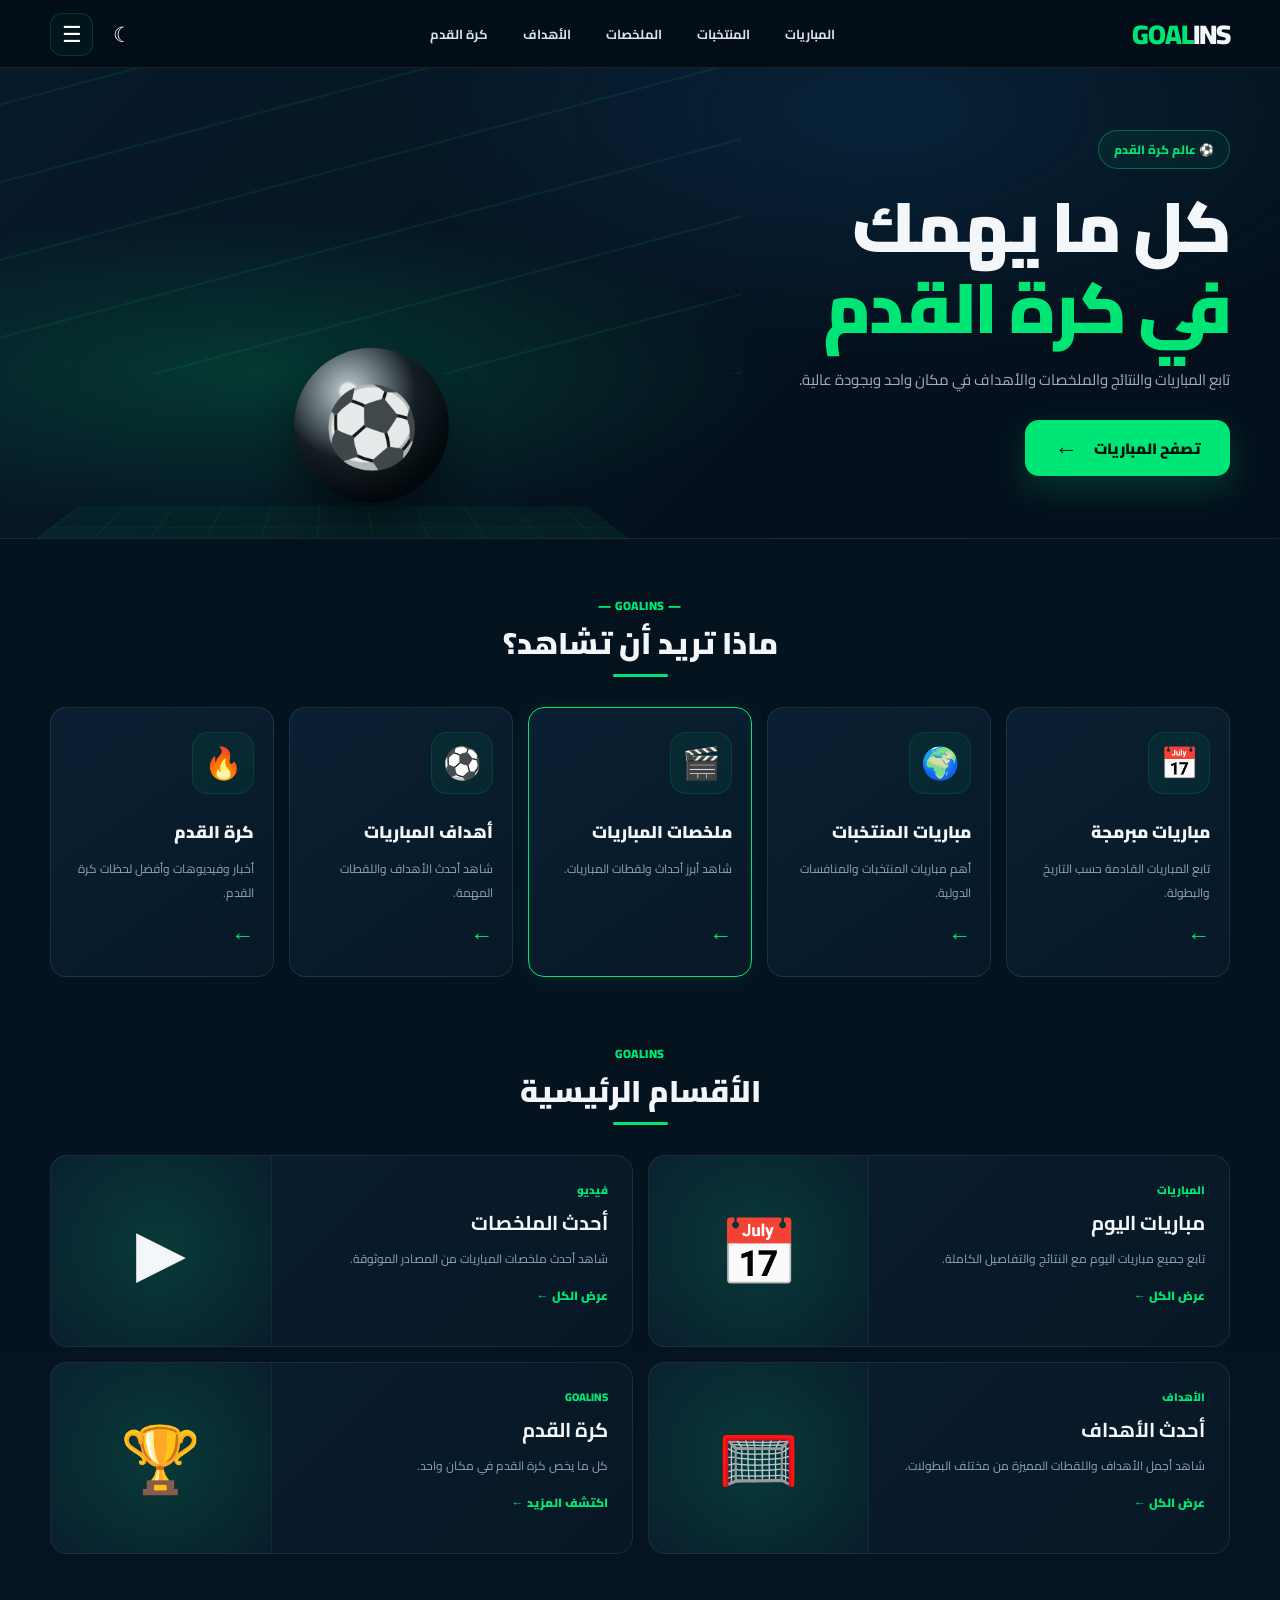
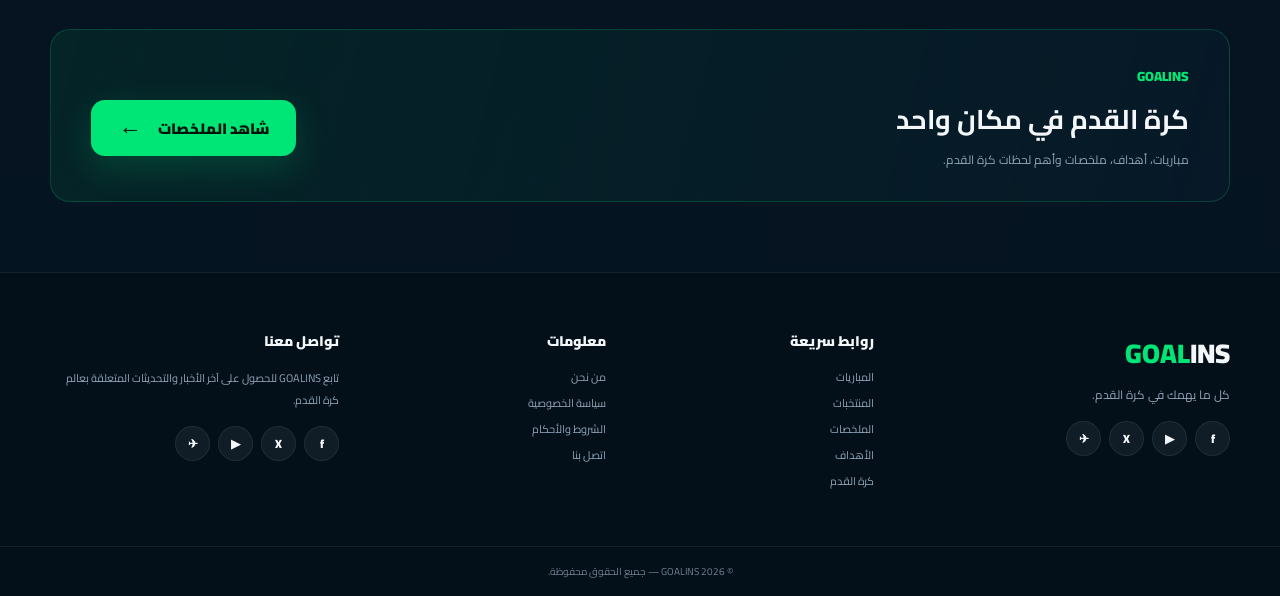
<file: index.html>
<!DOCTYPE html>
<html lang="ar" dir="rtl">

<head>

<meta charset="UTF-8">

<meta name="viewport"
      content="width=device-width, initial-scale=1.0">

<title>GOALINS | كرة القدم</title>

<meta name="description"
      content="GOALINS - مباريات، نتائج، ملخصات وأهداف كرة القدم">

<meta name="theme-color"
      content="#06121f">

<style>

/* =========================================================
   GOALINS
   PROFESSIONAL FOOTBALL HOMEPAGE
   CSS ONLY — NO EXTERNAL IMAGES
========================================================= */

@import url('https://fonts.googleapis.com/css2?family=Cairo:wght@400;500;600;700;800;900&display=swap');


/* =========================================================
   VARIABLES
========================================================= */

:root {

    --bg: #04111d;
    --bg2: #061827;
    --card: #091d2e;
    --card2: #0b2235;

    --green: #00e676;
    --green2: #00c968;

    --white: #ffffff;
    --text: #f4f7fa;
    --muted: #91a6b9;

    --border: rgba(255,255,255,.09);

    --container: 1180px;

}


/* =========================================================
   RESET
========================================================= */

* {
    margin: 0;
    padding: 0;
    box-sizing: border-box;
}

html {
    scroll-behavior: smooth;
}

body {

    background:
        linear-gradient(
            180deg,
            #04111d 0%,
            #061522 100%
        );

    color: var(--text);

    font-family:
        "Cairo",
        "Tajawal",
        Arial,
        sans-serif;

    overflow-x: hidden;

}

a {
    text-decoration: none;
    color: inherit;
}

button {
    font-family: inherit;
}

.container {

    width:
        min(
            calc(100% - 48px),
            var(--container)
        );

    margin:
        0 auto;

}


/* =========================================================
   HEADER
========================================================= */

.header {

    height: 68px;

    background:
        rgba(3,13,23,.96);

    border-bottom:
        1px solid rgba(255,255,255,.08);

    position:
        relative;

    z-index:
        100;

}


.header-inner {

    height: 68px;

    display:
        flex;

    align-items:
        center;

    justify-content:
        space-between;

}


.logo {

    font-size:
        27px;

    font-weight:
        900;

    letter-spacing:
        -1px;

    white-space:
        nowrap;

}


.logo span {
    color: var(--green);
}


.nav {

    display:
        flex;

    align-items:
        center;

    gap:
        35px;

}


.nav a {

    font-size:
        13px;

    font-weight:
        700;

    color:
        #d9e1e7;

    transition:
        .2s;

}


.nav a:hover {
    color: var(--green);
}


.header-left {

    display:
        flex;

    align-items:
        center;

    gap:
        20px;

}


.header-icon {

    border:
        0;

    background:
        transparent;

    color:
        white;

    font-size:
        21px;

    cursor:
        pointer;

}


.menu {

    width:
        43px;

    height:
        43px;

    border:
        1px solid rgba(0,230,118,.18);

    border-radius:
        12px;

    background:
        rgba(0,230,118,.04);

    color:
        white;

    font-size:
        22px;

    display:
        flex;

    align-items:
        center;

    justify-content:
        center;

    cursor:
        pointer;

    transition:
        .25s;

}


.menu:hover {

    color:
        var(--green);

    border-color:
        var(--green);

}


/* =========================================================
   MOBILE NAV
========================================================= */

.mobile-nav {

    display:
        none;

    background:
        #061522;

    border-bottom:
        1px solid var(--border);

}


.mobile-nav.open {

    display:
        flex;

    flex-direction:
        column;

}


.mobile-nav a {

    padding:
        15px 24px;

    border-top:
        1px solid rgba(255,255,255,.06);

    color:
        #e7edf2;

    font-size:
        14px;

    font-weight:
        700;

}


/* =========================================================
   HERO
========================================================= */

.hero {

    min-height:
        470px;

    position:
        relative;

    overflow:
        hidden;

    border-bottom:
        1px solid rgba(255,255,255,.07);

    background:

        radial-gradient(
            ellipse at 20% 65%,
            rgba(0,230,118,.17),
            transparent 36%
        ),

        radial-gradient(
            ellipse at 70% 10%,
            rgba(20,100,160,.20),
            transparent 40%
        ),

        linear-gradient(
            135deg,
            #071a2a,
            #04111d 65%
        );

}


/* CSS FOOTBALL STADIUM */

.hero::before {

    content:
        "";

    position:
        absolute;

    left:
        -5%;

    bottom:
        -80px;

    width:
        62%;

    height:
        330px;

    transform:
        perspective(500px)
        rotateX(58deg);

    transform-origin:
        bottom;

    background:

        repeating-linear-gradient(
            90deg,
            rgba(0,230,118,.08) 0 2px,
            transparent 2px 75px
        ),

        repeating-linear-gradient(
            0deg,
            rgba(255,255,255,.035) 0 2px,
            transparent 2px 48px
        ),

        linear-gradient(
            180deg,
            rgba(0,120,65,.10),
            rgba(0,230,118,.15)
        );

    opacity:
        .8;

}


.hero::after {

    content:
        "";

    position:
        absolute;

    top:
        0;

    left:
        0;

    width:
        58%;

    height:
        65%;

    background:

        repeating-linear-gradient(
            165deg,
            transparent 0 34px,
            rgba(0,230,118,.13) 35px 36px,
            transparent 37px 75px
        );

    opacity:
        .65;

}


.hero-content {

    min-height:
        470px;

    position:
        relative;

    z-index:
        2;

    display:
        flex;

    flex-direction:
        column;

    justify-content:
        center;

    align-items:
        flex-start;

    width:
        100%;

}


.hero-badge {

    display:
        inline-flex;

    align-items:
        center;

    gap:
        7px;

    padding:
        7px 15px;

    border:
        1px solid rgba(0,230,118,.35);

    background:
        rgba(0,230,118,.055);

    border-radius:
        50px;

    color:
        var(--green);

    font-size:
        12px;

    font-weight:
        800;

    margin-bottom:
        18px;

}


.hero-title {

    font-size:
        clamp(43px, 6vw, 70px);

    line-height:
        1.15;

    font-weight:
        900;

    letter-spacing:
        -2px;

    max-width:
        650px;

}


.hero-title span {

    display:
        block;

    color:
        var(--green);

}


.hero-description {

    margin-top:
        17px;

    max-width:
        570px;

    color:
        #9db0c1;

    font-size:
        15px;

    line-height:
        2;

}


.hero-button {

    margin-top:
        25px;

    min-width:
        205px;

    height:
        56px;

    padding:
        0 22px;

    border-radius:
        14px;

    display:
        inline-flex;

    align-items:
        center;

    justify-content:
        center;

    gap:
        16px;

    background:
        var(--green);

    color:
        #03130b;

    font-size:
        15px;

    font-weight:
        900;

    box-shadow:
        0 12px 35px rgba(0,230,118,.18);

    transition:
        .25s;

}


.hero-button:hover {

    transform:
        translateY(-3px);

    box-shadow:
        0 17px 45px rgba(0,230,118,.28);

}


.hero-button span {

    font-size:
        23px;

}


/* =========================================================
   HERO DECORATION BALL
========================================================= */

.hero-ball {

    position:
        absolute;

    z-index:
        1;

    left:
        23%;

    bottom:
        35px;

    width:
        155px;

    height:
        155px;

    border-radius:
        50%;

    display:
        flex;

    align-items:
        center;

    justify-content:
        center;

    font-size:
        78px;

    background:
        radial-gradient(
            circle at 35% 28%,
            #ffffff 0 5%,
            #b9c3ca 7%,
            #161d22 45%,
            #020609 75%
        );

    box-shadow:
        0 25px 45px rgba(0,0,0,.45);

    opacity:
        .9;

}


/* =========================================================
   SECTIONS
========================================================= */

.section {

    padding:
        55px 0;

}


.section-head {

    text-align:
        center;

    margin-bottom:
        30px;

}


.section-label {

    color:
        var(--green);

    font-size:
        12px;

    font-weight:
        900;

    letter-spacing:
        .5px;

}


.section-head h2 {

    margin-top:
        5px;

    font-size:
        30px;

    line-height:
        1.4;

    font-weight:
        900;

}


.section-line {

    width:
        55px;

    height:
        3px;

    background:
        var(--green);

    margin:
        10px auto 0;

    border-radius:
        20px;

}


/* =========================================================
   CATEGORY CARDS
========================================================= */

.categories-grid {

    display:
        grid;

    grid-template-columns:
        repeat(5, minmax(0, 1fr));

    gap:
        15px;

}


.category {

    min-height:
        270px;

    padding:
        24px 19px 20px;

    border:
        1px solid rgba(255,255,255,.09);

    border-radius:
        16px;

    background:
        linear-gradient(
            145deg,
            #0a2032,
            #071827
        );

    display:
        flex;

    flex-direction:
        column;

    position:
        relative;

    overflow:
        hidden;

    transition:
        .25s;

}


.category:hover {

    transform:
        translateY(-5px);

    border-color:
        rgba(0,230,118,.45);

}


.category.active {

    border-color:
        var(--green);

    box-shadow:
        0 0 28px rgba(0,230,118,.09);

}


.category-icon {

    width:
        62px;

    height:
        62px;

    border-radius:
        16px;

    background:
        rgba(0,230,118,.06);

    border:
        1px solid rgba(0,230,118,.13);

    display:
        flex;

    align-items:
        center;

    justify-content:
        center;

    color:
        var(--green);

    font-size:
        31px;

    margin-bottom:
        22px;

}


.category h3 {

    font-size:
        17px;

    font-weight:
        900;

    margin-bottom:
        9px;

}


.category p {

    color:
        var(--muted);

    font-size:
        12px;

    line-height:
        2;

}


.category-arrow {

    margin-top:
        auto;

    color:
        var(--green);

    font-size:
        23px;

    font-weight:
        900;

}


/* =========================================================
   MAIN FEATURES
========================================================= */

.features {

    padding-top:
        10px;

    padding-bottom:
        75px;

}


.features-grid {

    display:
        grid;

    grid-template-columns:
        repeat(2, minmax(0, 1fr));

    gap:
        15px;

}


.feature {

    min-height:
        190px;

    border:
        1px solid rgba(255,255,255,.08);

    border-radius:
        17px;

    background:
        linear-gradient(
            135deg,
            #0a1e30,
            #071725
        );

    display:
        flex;

    align-items:
        stretch;

    overflow:
        hidden;

    transition:
        .25s;

}


.feature:hover {

    transform:
        translateY(-4px);

    border-color:
        rgba(0,230,118,.32);

}


.feature-info {

    flex:
        1;

    padding:
        24px;

}


.feature-label {

    color:
        var(--green);

    font-size:
        11px;

    font-weight:
        900;

}


.feature h3 {

    font-size:
        20px;

    margin:
        4px 0 7px;

}


.feature p {

    color:
        var(--muted);

    font-size:
        12px;

    line-height:
        1.9;

}


.feature-link {

    display:
        inline-block;

    margin-top:
        13px;

    color:
        var(--green);

    font-size:
        12px;

    font-weight:
        900;

}


.feature-visual {

    width:
        38%;

    min-height:
        190px;

    display:
        flex;

    align-items:
        center;

    justify-content:
        center;

    font-size:
        65px;

    background:
        radial-gradient(
            circle,
            rgba(0,230,118,.15),
            rgba(0,230,118,.015)
        );

    border-right:
        1px solid rgba(255,255,255,.05);

}


/* =========================================================
   CTA
========================================================= */

.cta {

    padding:
        0 0 70px;

}


.cta-inner {

    min-height:
        170px;

    padding:
        30px 40px;

    border:
        1px solid rgba(0,230,118,.20);

    border-radius:
        20px;

    background:
        linear-gradient(
            105deg,
            rgba(0,230,118,.08),
            rgba(7,25,40,.95)
        );

    display:
        flex;

    align-items:
        center;

    justify-content:
        space-between;

    gap:
        25px;

}


.cta-inner small {

    color:
        var(--green);

    font-weight:
        900;

}


.cta-inner h2 {

    font-size:
        27px;

    margin:
        4px 0;

}


.cta-inner p {

    color:
        var(--muted);

    font-size:
        12px;

}


/* =========================================================
   FOOTER
========================================================= */

.footer {

    background:
        #03101a;

    border-top:
        1px solid rgba(255,255,255,.08);

}


.footer-grid {

    padding:
        55px 0;

    display:
        grid;

    grid-template-columns:
        1.4fr 1fr 1fr 1.3fr;

    gap:
        45px;

}


.footer-logo {

    font-size:
        27px;

    font-weight:
        900;

}


.footer-logo span {
    color: var(--green);
}


.footer-description {

    margin-top:
        5px;

    color:
        var(--muted);

    font-size:
        12px;

}


.footer-title {

    font-size:
        14px;

    font-weight:
        900;

    margin-bottom:
        13px;

}


.footer-links {

    display:
        flex;

    flex-direction:
        column;

    gap:
        6px;

}


.footer-links a {

    color:
        var(--muted);

    font-size:
        11px;

    transition:
        .2s;

}


.footer-links a:hover {

    color:
        var(--green);

}


.footer-text {

    color:
        var(--muted);

    font-size:
        11px;

    line-height:
        2;

}


.socials {

    display:
        flex;

    gap:
        8px;

    margin-top:
        15px;

}


.social {

    width:
        35px;

    height:
        35px;

    border-radius:
        50%;

    display:
        flex;

    align-items:
        center;

    justify-content:
        center;

    background:
        rgba(255,255,255,.055);

    border:
        1px solid rgba(255,255,255,.07);

    font-size:
        12px;

    font-weight:
        900;

    transition:
        .2s;

}


.social:hover {

    background:
        var(--green);

    color:
        #03130b;

}


.footer-bottom {

    border-top:
        1px solid rgba(255,255,255,.07);

    padding:
        15px 0;

    text-align:
        center;

    color:
        #6f8293;

    font-size:
        10px;

}


/* =========================================================
   TABLET
========================================================= */

@media (max-width: 1000px) {

    .nav {
        gap: 18px;
    }

    .categories-grid {
        grid-template-columns:
            repeat(3, minmax(0,1fr));
    }

    .hero-ball {
        left: 8%;
        opacity: .45;
    }

}


/* =========================================================
   MOBILE
========================================================= */

@media (max-width: 700px) {

    .container {

        width:
            calc(100% - 28px);

    }


    .header {

        height:
            62px;

    }


    .header-inner {

        height:
            62px;

    }


    .nav {

        display:
            none;

    }


    .header-left {

        gap:
            8px;

    }


    .logo {

        font-size:
            24px;

    }


    .hero {

        min-height:
            560px;

    }


    .hero-content {

        min-height:
            560px;

        justify-content:
            center;

    }


    .hero-title {

        font-size:
            44px;

        letter-spacing:
            -1px;

    }


    .hero-description {

        font-size:
            13px;

    }


    .hero-button {

        width:
            100%;

    }


    .hero-ball {

        width:
            110px;

        height:
            110px;

        font-size:
            55px;

        left:
            5%;

        bottom:
            25px;

        opacity:
            .22;

    }


    .categories-grid {

        grid-template-columns:
            repeat(2, minmax(0,1fr));

        gap:
            12px;

    }


    .category {

        min-height:
            245px;

        padding:
            19px 16px;

    }


    .category-icon {

        width:
            55px;

        height:
            55px;

        font-size:
            27px;

        margin-bottom:
            17px;

    }


    .category h3 {

        font-size:
            15px;

    }


    .category p {

        font-size:
            11px;

    }


    .features-grid {

        grid-template-columns:
            1fr;

    }


    .feature {

        min-height:
            170px;

    }


    .feature-visual {

        min-height:
            170px;

    }


    .cta-inner {

        flex-direction:
            column;

        align-items:
            flex-start;

    }


    .cta-inner .hero-button {

        width:
            auto;

    }


    .footer-grid {

        grid-template-columns:
            repeat(2,1fr);

        gap:
            35px;

    }

}


/* =========================================================
   SMALL MOBILE
========================================================= */

@media (max-width: 450px) {

    .hero-title {

        font-size:
            38px;

    }


    .categories-grid {

        grid-template-columns:
            1fr;

    }


    .category {

        min-height:
            205px;

    }


    .feature-visual {

        width:
            33%;

        font-size:
            45px;

    }


    .feature-info {

        padding:
            19px;

    }


    .footer-grid {

        grid-template-columns:
            1fr;

    }

}

</style>

</head>


<body>


<!-- =====================================================
     HEADER
===================================================== -->

<header class="header">

<div class="container header-inner">


    <a href="index.html"
       class="logo">

        <span>GOAL</span>INS

    </a>


    <nav class="nav">

        <a href="matches.html">
            المباريات
        </a>

        <a href="national-teams.html">
            المنتخبات
        </a>

        <a href="highlights.html">
            الملخصات
        </a>

        <a href="goals.html">
            الأهداف
        </a>

        <a href="football.html">
            كرة القدم
        </a>

    </nav>


    <div class="header-left">

        <button class="header-icon">
            ☾
        </button>

        <button
            class="menu"
            id="menuBtn"
            aria-label="القائمة">

            ☰

        </button>

    </div>

</div>


<nav class="mobile-nav"
     id="mobileNav">

    <a href="matches.html">
        المباريات
    </a>

    <a href="national-teams.html">
        المنتخبات
    </a>

    <a href="highlights.html">
        الملخصات
    </a>

    <a href="goals.html">
        الأهداف
    </a>

    <a href="football.html">
        كرة القدم
    </a>

</nav>

</header>



<!-- =====================================================
     HERO
===================================================== -->

<section class="hero">

<div class="container">

    <div class="hero-content">


        <div class="hero-badge">

            ⚽
            عالم كرة القدم

        </div>


        <h1 class="hero-title">

            كل ما يهمك

            <span>
                في كرة القدم
            </span>

        </h1>


        <p class="hero-description">

            تابع المباريات والنتائج والملخصات والأهداف
            في مكان واحد وبجودة عالية.

        </p>


        <a href="matches.html"
           class="hero-button">

            تصفح المباريات

            <span>
                ←
            </span>

        </a>


    </div>


    <div class="hero-ball">
        ⚽
    </div>

</div>

</section>



<!-- =====================================================
     CATEGORIES
===================================================== -->

<section class="section">

<div class="container">


    <div class="section-head">

        <div class="section-label">
            — GOALINS —
        </div>

        <h2>
            ماذا تريد أن تشاهد؟
        </h2>

        <div class="section-line"></div>

    </div>


    <div class="categories-grid">


        <a href="matches.html"
           class="category">

            <div class="category-icon">
                📅
            </div>

            <h3>
                مباريات مبرمجة
            </h3>

            <p>
                تابع المباريات القادمة
                حسب التاريخ والبطولة.
            </p>

            <span class="category-arrow">
                ←
            </span>

        </a>


        <a href="national-teams.html"
           class="category">

            <div class="category-icon">
                🌍
            </div>

            <h3>
                مباريات المنتخبات
            </h3>

            <p>
                أهم مباريات المنتخبات
                والمنافسات الدولية.
            </p>

            <span class="category-arrow">
                ←
            </span>

        </a>


        <a href="highlights.html"
           class="category active">

            <div class="category-icon">
                🎬
            </div>

            <h3>
                ملخصات المباريات
            </h3>

            <p>
                شاهد أبرز أحداث
                ولقطات المباريات.
            </p>

            <span class="category-arrow">
                ←
            </span>

        </a>


        <a href="goals.html"
           class="category">

            <div class="category-icon">
                ⚽
            </div>

            <h3>
                أهداف المباريات
            </h3>

            <p>
                شاهد أحدث الأهداف
                واللقطات المهمة.
            </p>

            <span class="category-arrow">
                ←
            </span>

        </a>


        <a href="football.html"
           class="category">

            <div class="category-icon">
                🔥
            </div>

            <h3>
                كرة القدم
            </h3>

            <p>
                أخبار وفيديوهات وأفضل
                لحظات كرة القدم.
            </p>

            <span class="category-arrow">
                ←
            </span>

        </a>


    </div>

</div>

</section>



<!-- =====================================================
     MAIN SECTIONS
===================================================== -->

<section class="features">

<div class="container">


    <div class="section-head">

        <div class="section-label">
            GOALINS
        </div>

        <h2>
            الأقسام الرئيسية
        </h2>

        <div class="section-line"></div>

    </div>


    <div class="features-grid">


        <a href="matches.html"
           class="feature">

            <div class="feature-info">

                <div class="feature-label">
                    المباريات
                </div>

                <h3>
                    مباريات اليوم
                </h3>

                <p>
                    تابع جميع مباريات اليوم
                    مع النتائج والتفاصيل الكاملة.
                </p>

                <span class="feature-link">
                    عرض الكل ←
                </span>

            </div>

            <div class="feature-visual">
                📅
            </div>

        </a>


        <a href="highlights.html"
           class="feature">

            <div class="feature-info">

                <div class="feature-label">
                    فيديو
                </div>

                <h3>
                    أحدث الملخصات
                </h3>

                <p>
                    شاهد أحدث ملخصات المباريات
                    من المصادر الموثوقة.
                </p>

                <span class="feature-link">
                    عرض الكل ←
                </span>

            </div>

            <div class="feature-visual">
                ▶
            </div>

        </a>


        <a href="goals.html"
           class="feature">

            <div class="feature-info">

                <div class="feature-label">
                    الأهداف
                </div>

                <h3>
                    أحدث الأهداف
                </h3>

                <p>
                    شاهد أجمل الأهداف واللقطات
                    المميزة من مختلف البطولات.
                </p>

                <span class="feature-link">
                    عرض الكل ←
                </span>

            </div>

            <div class="feature-visual">
                🥅
            </div>

        </a>


        <a href="football.html"
           class="feature">

            <div class="feature-info">

                <div class="feature-label">
                    GOALINS
                </div>

                <h3>
                    كرة القدم
                </h3>

                <p>
                    كل ما يخص كرة القدم
                    في مكان واحد.
                </p>

                <span class="feature-link">
                    اكتشف المزيد ←
                </span>

            </div>

            <div class="feature-visual">
                🏆
            </div>

        </a>


    </div>

</div>

</section>



<!-- =====================================================
     CTA
===================================================== -->

<section class="cta">

<div class="container">

    <div class="cta-inner">

        <div>

            <small>
                GOALINS
            </small>

            <h2>
                كرة القدم في مكان واحد
            </h2>

            <p>
                مباريات، أهداف، ملخصات
                وأهم لحظات كرة القدم.
            </p>

        </div>


        <a href="highlights.html"
           class="hero-button">

            شاهد الملخصات

            <span>
                ←
            </span>

        </a>

    </div>

</div>

</section>



<!-- =====================================================
     FOOTER
===================================================== -->

<footer class="footer">

<div class="container footer-grid">


    <div>

        <div class="footer-logo">

            <span>GOAL</span>INS

        </div>

        <p class="footer-description">
            كل ما يهمك في كرة القدم.
        </p>


        <div class="socials">

            <a class="social"
               href="#">
                f
            </a>

            <a class="social"
               href="#">
                ▶
            </a>

            <a class="social"
               href="#">
                X
            </a>

            <a class="social"
               href="#">
                ✈
            </a>

        </div>

    </div>


    <div>

        <h3 class="footer-title">
            روابط سريعة
        </h3>

        <div class="footer-links">

            <a href="matches.html">
                المباريات
            </a>

            <a href="national-teams.html">
                المنتخبات
            </a>

            <a href="highlights.html">
                الملخصات
            </a>

            <a href="goals.html">
                الأهداف
            </a>

            <a href="football.html">
                كرة القدم
            </a>

        </div>

    </div>


    <div>

        <h3 class="footer-title">
            معلومات
        </h3>

        <div class="footer-links">

            <a href="#">
                من نحن
            </a>

            <a href="#">
                سياسة الخصوصية
            </a>

            <a href="#">
                الشروط والأحكام
            </a>

            <a href="#">
                اتصل بنا
            </a>

        </div>

    </div>


    <div>

        <h3 class="footer-title">
            تواصل معنا
        </h3>

        <p class="footer-text">

            تابع GOALINS للحصول على
            آخر الأخبار والتحديثات
            المتعلقة بعالم كرة القدم.

        </p>


        <div class="socials">

            <a class="social"
               href="#">
                f
            </a>

            <a class="social"
               href="#">
                X
            </a>

            <a class="social"
               href="#">
                ▶
            </a>

            <a class="social"
               href="#">
                ✈
            </a>

        </div>

    </div>


</div>


<div class="footer-bottom">

    <div class="container">

        © 2026 GOALINS — جميع الحقوق محفوظة.

    </div>

</div>

</footer>



<!-- =====================================================
     JAVASCRIPT
===================================================== -->

<script>

const menuBtn =
    document.getElementById("menuBtn");

const mobileNav =
    document.getElementById("mobileNav");


menuBtn.addEventListener(
    "click",
    function () {

        const opened =
            mobileNav.classList.toggle("open");

        menuBtn.setAttribute(
            "aria-expanded",
            opened ? "true" : "false"
        );

    }
);


document
    .querySelectorAll(".mobile-nav a")
    .forEach(function(link) {

        link.addEventListener(
            "click",
            function() {

                mobileNav.classList.remove("open");

            }
        );

    });

</script>


</body>
</html>
</file>
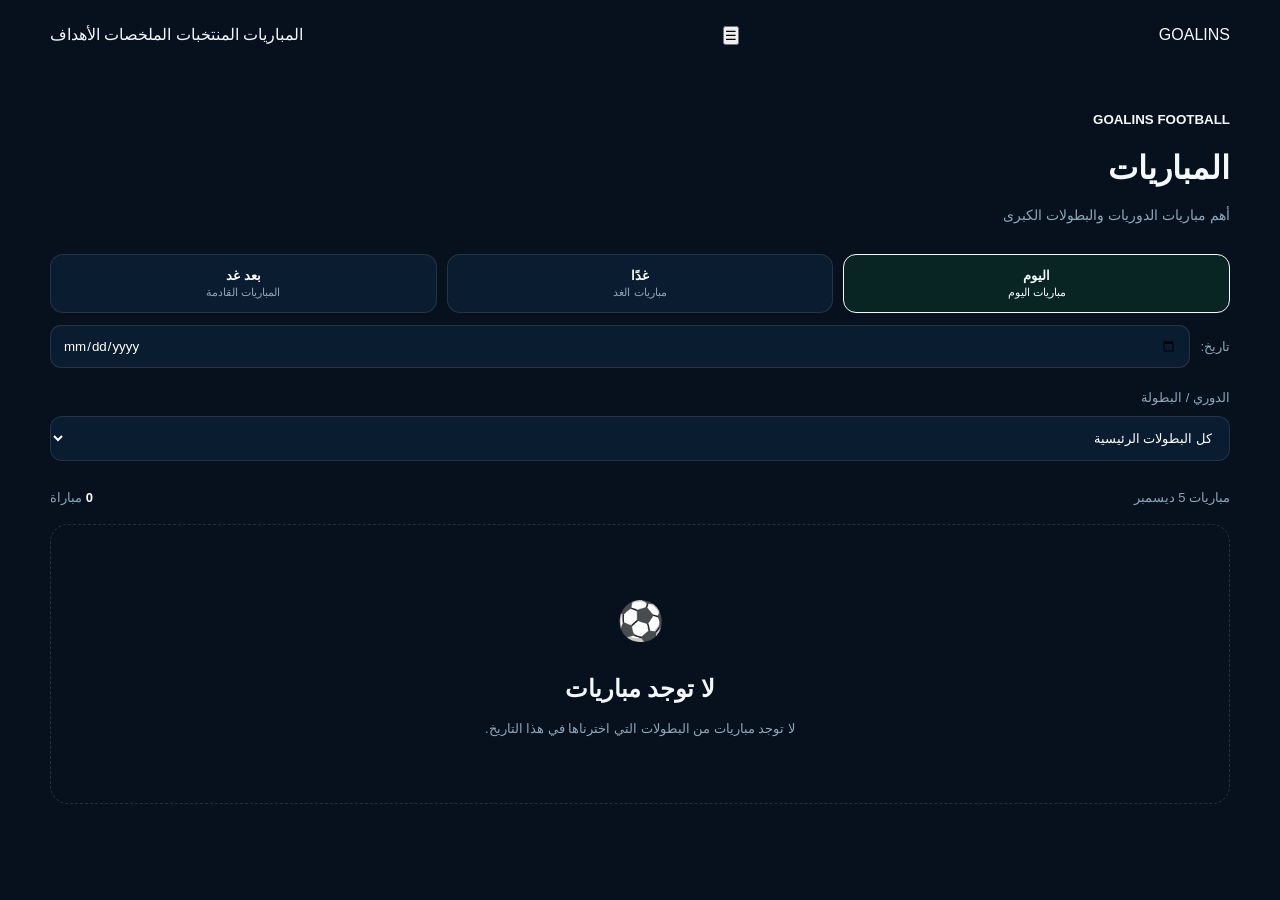
<file: matches.html>
<!DOCTYPE html>
<html lang="ar" dir="rtl">

<head>

<meta charset="UTF-8">

<meta name="viewport"
      content="width=device-width, initial-scale=1.0">

<title>المباريات | GOALINS</title>

<meta name="description"
      content="أهم مباريات كرة القدم اليوم والقادمة">

<meta name="theme-color"
      content="#07111f">

<link rel="stylesheet" href="style.css">


<style>

/* =====================================================
   GOALINS — MATCHES
   ===================================================== */

.matches-page {
    min-height: calc(100vh - 80px);
    padding: 35px 0 70px;
}


/* =====================================================
   TITLE
   ===================================================== */

.page-title {
    margin-bottom: 25px;
}

.page-title small {
    color: var(--accent);
    font-weight: 800;
}

.page-title h1 {
    margin: 6px 0;
    font-size: 32px;
}

.page-title p {
    margin: 0;
    color: var(--muted);
    font-size: 14px;
}


/* =====================================================
   DATE BUTTONS
   ===================================================== */

.date-buttons {
    display: grid;
    grid-template-columns: repeat(3, 1fr);
    gap: 10px;
    margin-bottom: 12px;
}

.date-btn {
    padding: 13px 8px;

    border: 1px solid var(--border);
    border-radius: 13px;

    background: var(--card);
    color: white;

    font-family: inherit;
    cursor: pointer;
}

.date-btn strong {
    display: block;
}

.date-btn small {
    display: block;
    margin-top: 3px;
    color: var(--muted);
}

.date-btn.active {
    border-color: var(--accent);
    background: rgba(37,211,102,.10);
    color: var(--accent);
}

.date-btn.active small {
    color: var(--accent);
}


/* =====================================================
   DATE PICKER
   ===================================================== */

.date-picker {
    display: flex;
    align-items: center;
    gap: 10px;
    margin-bottom: 18px;
}

.date-picker label {
    color: var(--muted);
    font-size: 13px;
}

.date-picker input {
    flex: 1;

    padding: 12px;

    border: 1px solid var(--border);
    border-radius: 11px;

    background: var(--card);
    color: white;

    font-family: inherit;
}


/* =====================================================
   FILTER
   ===================================================== */

.filter-box {
    margin-bottom: 25px;
}

.filter-box label {
    display: block;

    color: var(--muted);

    font-size: 13px;

    margin-bottom: 7px;
}

.filter-box select {
    width: 100%;

    padding: 13px;

    border: 1px solid var(--border);
    border-radius: 12px;

    background: var(--card);
    color: white;

    font-family: inherit;

    cursor: pointer;
}


/* =====================================================
   INFO
   ===================================================== */

.results-info {
    display: flex;

    justify-content: space-between;
    align-items: center;

    color: var(--muted);

    font-size: 13px;

    margin-bottom: 14px;
}

.results-info strong {
    color: white;
}


/* =====================================================
   MATCH LIST
   ===================================================== */

.matches-list {
    display: flex;
    flex-direction: column;
    gap: 12px;
}


/* =====================================================
   LEAGUE BOX
   ===================================================== */

.league-box {
    overflow: hidden;

    background: var(--card);

    border: 1px solid var(--border);
    border-radius: 17px;
}

.league-head {
    display: flex;

    align-items: center;
    justify-content: space-between;

    padding: 13px 15px;

    border-bottom: 1px solid var(--border);
}

.league-title {
    display: flex;
    align-items: center;
    gap: 9px;
}

.league-title img {
    width: 30px;
    height: 30px;

    object-fit: contain;
}

.league-name {
    font-size: 14px;
    font-weight: 800;
}

.league-country {
    color: var(--muted);
    font-size: 11px;
}


/* =====================================================
   MATCH
   ===================================================== */

.match {
    display: grid;

    grid-template-columns:
        1fr 90px 1fr;

    align-items: center;

    min-height: 105px;

    padding: 12px 15px;

    border-bottom: 1px solid var(--border);
}

.match:last-child {
    border-bottom: 0;
}


/* =====================================================
   TEAM
   ===================================================== */

.team {
    display: flex;

    align-items: center;

    gap: 9px;

    font-size: 13px;

    font-weight: 800;
}

.team.home {
    justify-content: flex-end;
    text-align: right;
}

.team.away {
    justify-content: flex-start;
    text-align: left;
}

.team img {
    width: 42px;
    height: 42px;

    object-fit: contain;

    flex-shrink: 0;
}


/* =====================================================
   CENTER
   ===================================================== */

.center {
    text-align: center;
}

.time {
    color: var(--accent);

    font-size: 15px;

    font-weight: 900;
}

.score {
    font-size: 19px;

    font-weight: 900;
}

.status {
    margin-top: 4px;

    color: var(--muted);

    font-size: 10px;
}

.live {
    color: #ff5364;
}


/* =====================================================
   STATE
   ===================================================== */

.state {
    min-height: 280px;

    display: flex;

    align-items: center;
    justify-content: center;

    flex-direction: column;

    text-align: center;

    border:
        1px dashed
        rgba(255,255,255,.13);

    border-radius: 18px;

    padding: 30px;
}

.state-icon {
    font-size: 38px;
    margin-bottom: 12px;
}

.state h2 {
    margin-bottom: 7px;
}

.state p {
    color: var(--muted);

    font-size: 13px;

    line-height: 1.8;
}


/* =====================================================
   LOADER
   ===================================================== */

.loader {
    width: 38px;
    height: 38px;

    border-radius: 50%;

    border:
        3px solid
        rgba(255,255,255,.10);

    border-top-color:
        var(--accent);

    animation:
        spin .8s linear infinite;

    margin-bottom: 15px;
}

@keyframes spin {

    to {
        transform: rotate(360deg);
    }

}


/* =====================================================
   MOBILE
   ===================================================== */

@media(max-width:650px) {

    .matches-page {
        padding: 30px 0 60px;
    }

    .page-title h1 {
        font-size: 28px;
    }

    .date-buttons {
        gap: 7px;
    }

    .date-btn {
        padding: 12px 5px;
        font-size: 12px;
    }

    .match {
        grid-template-columns:
            1fr 60px 1fr;

        padding:
            10px 7px;
    }

    .team {
        font-size: 10px;
        gap: 5px;
    }

    .team img {
        width: 33px;
        height: 33px;
    }

    .time {
        font-size: 12px;
    }

    .score {
        font-size: 16px;
    }

}

</style>

</head>


<body>


<!-- =====================================================
     HEADER
     ===================================================== -->

<header class="header">

<div class="container header-inner">


<a
    href="index.html"
    class="logo">

    <span>GOAL</span>INS

</a>


<button
    class="menu-btn"
    id="menuBtn"
    aria-label="القائمة"
    aria-expanded="false">

    ☰

</button>


<nav id="nav">

    <a href="matches.html">
        المباريات
    </a>

    <a href="national-teams.html">
        المنتخبات
    </a>

    <a href="highlights.html">
        الملخصات
    </a>

    <a href="goals.html">
        الأهداف
    </a>

</nav>


</div>

</header>



<!-- =====================================================
     MAIN
     ===================================================== -->

<main class="matches-page">

<div class="container">


<!-- TITLE -->

<div class="page-title">

    <small>
        GOALINS FOOTBALL
    </small>

    <h1>
        المباريات
    </h1>

    <p>
        أهم مباريات الدوريات والبطولات الكبرى
    </p>

</div>



<!-- =====================================================
     DATE
     ===================================================== -->

<div class="date-buttons">


<button
    class="date-btn active"
    data-offset="0">

    <strong>
        اليوم
    </strong>

    <small>
        مباريات اليوم
    </small>

</button>


<button
    class="date-btn"
    data-offset="1">

    <strong>
        غدًا
    </strong>

    <small>
        مباريات الغد
    </small>

</button>


<button
    class="date-btn"
    data-offset="2">

    <strong>
        بعد غد
    </strong>

    <small>
        المباريات القادمة
    </small>

</button>


</div>



<!-- =====================================================
     DATE PICKER
     ===================================================== -->

<div class="date-picker">

<label for="date">
    تاريخ:
</label>

<input
    type="date"
    id="date">

</div>



<!-- =====================================================
     LEAGUE FILTER
     ===================================================== -->

<div class="filter-box">

<label for="leagueFilter">
    الدوري / البطولة
</label>


<select id="leagueFilter">


<option value="all">
    كل البطولات الرئيسية
</option>


<option value="premier-league">
    🇬🇧 الدوري الإنجليزي الممتاز
</option>


<option value="la-liga">
    🇪🇸 الدوري الإسباني
</option>


<option value="ligue-1">
    🇫🇷 الدوري الفرنسي
</option>


<option value="serie-a">
    🇮🇹 الدوري الإيطالي
</option>


<option value="eredivisie">
    🇳🇱 الدوري الهولندي
</option>


<option value="jupiler">
    🇧🇪 الدوري البلجيكي
</option>


<option value="primeira-liga">
    🇵🇹 الدوري البرتغالي
</option>


<option value="bundesliga">
    🇩🇪 الدوري الألماني
</option>


<option value="champions-league">
    🏆 دوري أبطال أوروبا
</option>


<option value="europa-league">
    🏆 الدوري الأوروبي
</option>


<option value="conference-league">
    🏆 دوري المؤتمر الأوروبي
</option>


<option value="world-cup">
    🌍 كأس العالم
</option>


<option value="euro">
    🏆 كأس أمم أوروبا
</option>


<option value="afcon">
    🏆 كأس أمم أفريقيا
</option>


<option value="copa-america">
    🏆 كوبا أمريكا
</option>


</select>

</div>



<!-- =====================================================
     INFO
     ===================================================== -->

<div class="results-info">

<span id="dateText">
    مباريات اليوم
</span>


<span>

<strong id="count">
    0
</strong>

مباراة

</span>

</div>



<!-- =====================================================
     MATCHES
     ===================================================== -->

<div
    class="matches-list"
    id="matchesList">


<div class="state">

    <div class="loader"></div>

    <h2>
        جاري تحميل المباريات
    </h2>

    <p>
        لحظات من فضلك...
    </p>

</div>


</div>


</div>

</main>



<script>

/* =====================================================
   GOALINS MATCH ENGINE
   ===================================================== */


/* =====================================================
   ALLOWED LEAGUE IDS
   ===================================================== */

/*
 * مهم جدًا:
 *
 * نعتمد على ID وليس اسم الدوري.
 *
 * لذلك:
 *
 * Premier League England = 39
 *
 * Premier League Kuwait
 * Premier League Kazakhstan
 * وغيرها
 *
 * لن تظهر.
 *
 * كذلك أي دوري نسائي أو درجة ثانية
 * لن يظهر لأنه غير موجود هنا.
 */

const ALLOWED_LEAGUES = {


    /* ================================================
       🇬🇧 ENGLAND
       ================================================ */

    39:
        "premier-league",


    /* ================================================
       🇪🇸 SPAIN
       ================================================ */

    140:
        "la-liga",


    /* ================================================
       🇫🇷 FRANCE
       ================================================ */

    61:
        "ligue-1",


    /* ================================================
       🇮🇹 ITALY
       ================================================ */

    135:
        "serie-a",


    /* ================================================
       🇳🇱 NETHERLANDS
       ================================================ */

    88:
        "eredivisie",


    /* ================================================
       🇧🇪 BELGIUM
       ================================================ */

    144:
        "jupiler",


    /* ================================================
       🇵🇹 PORTUGAL
       ================================================ */

    94:
        "primeira-liga",


    /* ================================================
       🇩🇪 GERMANY
       ================================================ */

    78:
        "bundesliga",


    /* ================================================
       🏆 UEFA CHAMPIONS LEAGUE
       ================================================ */

    2:
        "champions-league",


    /* ================================================
       🏆 UEFA EUROPA LEAGUE
       ================================================ */

    3:
        "europa-league",


    /* ================================================
       🏆 UEFA CONFERENCE LEAGUE
       ================================================ */

    848:
        "conference-league",


    /* ================================================
       🌍 WORLD CUP
       ================================================ */

    1:
        "world-cup",


    /* ================================================
       🇪🇺 EURO
       ================================================ */

    4:
        "euro",


    /* ================================================
       🌍 AFRICA CUP OF NATIONS
       ================================================ */

    6:
        "afcon",


    /* ================================================
       🌎 COPA AMERICA
       ================================================ */

    9:
        "copa-america"

};


/* =====================================================
   ELEMENTS
   ===================================================== */

const matchesList =
    document.getElementById(
        "matchesList"
    );


const count =
    document.getElementById(
        "count"
    );


const dateText =
    document.getElementById(
        "dateText"
    );


const dateInput =
    document.getElementById(
        "date"
    );


const leagueFilter =
    document.getElementById(
        "leagueFilter"
    );


const dateButtons =
    document.querySelectorAll(
        ".date-btn"
    );


let matches = [];


let selectedDate =
    localDate(0);


let selectedLeague =
    "all";


/* =====================================================
   DATE
   ===================================================== */

function localDate(offset = 0) {

    const d =
        new Date();

    d.setDate(
        d.getDate() + offset
    );

    return (

        d.getFullYear() +
        "-" +
        String(
            d.getMonth() + 1
        ).padStart(2, "0") +
        "-" +
        String(
            d.getDate()
        ).padStart(2, "0")

    );

}


/* =====================================================
   LOAD MATCHES
   ===================================================== */

async function loadMatches() {

    try {


        const response =
            await fetch(
                "data/matches.json?v=" +
                Date.now(),
                {
                    cache: "no-store"
                }
            );


        if (!response.ok) {

            throw new Error(
                "HTTP " +
                response.status
            );

        }


        const data =
            await response.json();


        /*
         * دعم شكل matches.json الحالي
         */

        if (
            Array.isArray(data)
        ) {

            matches =
                data;

        }

        else if (
            Array.isArray(
                data.matches
            )
        ) {

            matches =
                data.matches;

        }

        else if (
            Array.isArray(
                data.response
            )
        ) {

            matches =
                data.response;

        }

        else {

            matches = [];

        }


        console.log(
            "GOALINS:",
            matches.length,
            "matches loaded"
        );


        render();


    }
    catch(error) {


        console.error(
            "GOALINS ERROR:",
            error
        );


        matchesList.innerHTML = `

            <div class="state">

                <div class="state-icon">
                    ⚠️
                </div>

                <h2>
                    تعذر تحميل المباريات
                </h2>

                <p>
                    تعذر قراءة ملف المباريات.
                    <br>
                    data/matches.json
                </p>

            </div>

        `;

    }

}


/* =====================================================
   GET LEAGUE
   ===================================================== */

function getLeague(match) {

    return (

        match.league ||

        match.competition ||

        {}

    );

}


/* =====================================================
   GET LEAGUE ID
   ===================================================== */

function getLeagueId(match) {

    const league =
        getLeague(match);


    return Number(
        league.id
    );

}


/* =====================================================
   ALLOWED LEAGUE
   ===================================================== */

function allowedLeague(match) {


    const leagueId =
        getLeagueId(match);


    /*
     * إذا لم يكن ID موجودًا
     * في القائمة البيضاء
     *
     * يتم رفض المباراة.
     */

    if (
        !Object.prototype.hasOwnProperty.call(
            ALLOWED_LEAGUES,
            leagueId
        )
    ) {

        return null;

    }


    return ALLOWED_LEAGUES[
        leagueId
    ];

}


/* =====================================================
   MATCH DATE
   ===================================================== */

function matchDate(match) {

    return String(

        match.date ||

        match.fixture?.date ||

        ""

    ).substring(
        0,
        10
    );

}


/* =====================================================
   HOME TEAM
   ===================================================== */

function homeTeam(match) {

    return (

        match.home ||

        match.teams?.home ||

        {}

    );

}


/* =====================================================
   AWAY TEAM
   ===================================================== */

function awayTeam(match) {

    return (

        match.away ||

        match.teams?.away ||

        {}

    );

}


/* =====================================================
   HOME GOALS
   ===================================================== */

function homeGoals(match) {

    return (

        match.goals?.home ??

        match.score?.fulltime?.home ??

        "-"

    );

}


/* =====================================================
   AWAY GOALS
   ===================================================== */

function awayGoals(match) {

    return (

        match.goals?.away ??

        match.score?.fulltime?.away ??

        "-"

    );

}


/* =====================================================
   STATUS
   ===================================================== */

function matchStatus(match) {

    return String(

        match.status ||

        match.fixture?.status?.short ||

        ""

    );

}


/* =====================================================
   TIME
   ===================================================== */

function matchTime(match) {


    const value =

        match.date ||

        match.fixture?.date;


    if (!value) {

        return "--:--";

    }


    const d =
        new Date(value);


    return d.toLocaleTimeString(

        "ar-DZ",

        {
            hour: "2-digit",
            minute: "2-digit",
            hour12: false
        }

    );

}


/* =====================================================
   FILTER
   ===================================================== */

function getFilteredMatches() {


    /*
     * أول فلتر:
     *
     * التاريخ
     */

    let result =

        matches.filter(
            match =>
                matchDate(match) ===
                selectedDate
        );


    /*
     * ثاني فلتر:
     *
     * القائمة البيضاء
     *
     * هنا يتم استبعاد كل شيء
     * غير موجود في ALLOWED_LEAGUES.
     */

    result =

        result.filter(
            match =>
                allowedLeague(match) !== null
        );


    /*
     * ثالث فلتر:
     *
     * الدوري المختار
     */

    if (
        selectedLeague !== "all"
    ) {

        result =

            result.filter(
                match =>
                    allowedLeague(
                        match
                    ) ===
                    selectedLeague
            );

    }


    return result;

}


/* =====================================================
   RENDER
   ===================================================== */

function render() {


    const result =
        getFilteredMatches();


    count.textContent =
        result.length;


    dateText.textContent =
        "مباريات " +
        formatDate(
            selectedDate
        );


    /*
     * لا توجد مباريات
     */

    if (
        result.length === 0
    ) {


        matchesList.innerHTML = `

            <div class="state">

                <div class="state-icon">
                    ⚽
                </div>

                <h2>
                    لا توجد مباريات
                </h2>

                <p>
                    لا توجد مباريات من
                    البطولات التي اخترناها
                    في هذا التاريخ.
                </p>

            </div>

        `;


        return;

    }


    /*
     * GROUP BY LEAGUE ID
     *
     * مهم:
     * نستخدم ID وليس اسم الدوري.
     */

    const groups = {};


    result.forEach(
        match => {


            const league =
                getLeague(match);


            const leagueId =
                getLeagueId(match);


            const key =
                String(
                    leagueId
                );


            if (
                !groups[key]
            ) {


                groups[key] = {

                    league:
                        league,

                    matches:
                        []

                };

            }


            groups[key]
                .matches
                .push(match);

        }
    );


    matchesList.innerHTML =

        Object.values(groups)

            .map(
                group =>
                    createLeague(
                        group
                    )
            )

            .join("");

}


/* =====================================================
   CREATE LEAGUE
   ===================================================== */

function createLeague(group) {


    const league =
        group.league ||
        {};


    const logo =
        league.logo
        ?
        `

            <img
                src="${safeURL(
                    league.logo
                )}"
                alt=""
                loading="lazy">

        `
        :
        "";


    return `

        <section
            class="league-box">


            <div
                class="league-head">


                <div
                    class="league-title">

                    ${logo}


                    <span
                        class="league-name">

                        ${escapeHTML(
                            league.name ||
                            "بطولة"
                        )}

                    </span>

                </div>


                <span
                    class="league-country">

                    ${escapeHTML(
                        league.country ||
                        ""
                    )}

                </span>


            </div>


            ${group.matches
                .map(
                    createMatch
                )
                .join("")}


        </section>

    `;

}


/* =====================================================
   CREATE MATCH
   ===================================================== */

function createMatch(match) {


    const home =
        homeTeam(match);


    const away =
        awayTeam(match);


    const gameStatus =
        matchStatus(match);


    const liveStatuses = [

        "1H",
        "2H",
        "HT",
        "ET",
        "P",
        "LIVE"

    ];


    const finishedStatuses = [

        "FT",
        "AET",
        "PEN"

    ];


    const live =
        liveStatuses.includes(
            gameStatus
        );


    const finished =
        finishedStatuses.includes(
            gameStatus
        );


    let center;


    /*
     * FINISHED
     */

    if (finished) {


        center = `

            <div
                class="score">

                ${homeGoals(match)}

                -

                ${awayGoals(match)}

            </div>


            <div
                class="status">

                انتهت

            </div>

        `;

    }


    /*
     * LIVE
     */

    else if (live) {


        center = `

            <div
                class="score live">

                🔴

                ${homeGoals(match)}

                -

                ${awayGoals(match)}

            </div>


            <div
                class="status live">

                مباشر

            </div>

        `;

    }


    /*
     * UPCOMING
     */

    else {


        center = `

            <div
                class="time">

                ${matchTime(match)}

            </div>


            <div
                class="status">

                لم تبدأ

            </div>

        `;

    }


    return `

        <div
            class="match">


            <!-- HOME -->

            <div
                class="team home">


                <span>

                    ${escapeHTML(
                        home.name ||
                        "الفريق"
                    )}

                </span>


                ${
                    home.logo
                    ?
                    `

                        <img
                            src="${safeURL(
                                home.logo
                            )}"
                            alt=""
                            loading="lazy">

                    `
                    :
                    ""
                }


            </div>



            <!-- CENTER -->

            <div
                class="center">

                ${center}

            </div>



            <!-- AWAY -->

            <div
                class="team away">


                ${
                    away.logo
                    ?
                    `

                        <img
                            src="${safeURL(
                                away.logo
                            )}"
                            alt=""
                            loading="lazy">

                    `
                    :
                    ""
                }


                <span>

                    ${escapeHTML(
                        away.name ||
                        "الفريق"
                    )}

                </span>


            </div>


        </div>

    `;

}


/* =====================================================
   FORMAT DATE
   ===================================================== */

function formatDate(value) {


    const d =
        new Date(
            value +
            "T12:00:00"
        );


    return d.toLocaleDateString(

        "ar-DZ",

        {
            day: "numeric",
            month: "long"
        }

    );

}


/* =====================================================
   SAFE URL
   ===================================================== */

function safeURL(url) {


    try {


        const u =
            new URL(
                url,
                document.baseURI
            );


        if (
            u.protocol !== "http:" &&
            u.protocol !== "https:"
        ) {

            return "";

        }


        return u.href;


    }
    catch {

        return "";

    }

}


/* =====================================================
   ESCAPE HTML
   ===================================================== */

function escapeHTML(value) {


    return String(value)

        .replaceAll(
            "&",
            "&amp;"
        )

        .replaceAll(
            "<",
            "&lt;"
        )

        .replaceAll(
            ">",
            "&gt;"
        )

        .replaceAll(
            '"',
            "&quot;"
        )

        .replaceAll(
            "'",
            "&#039;"
        );

}


/* =====================================================
   DATE BUTTONS
   ===================================================== */

dateButtons.forEach(
    button => {


        button.addEventListener(
            "click",
            () => {


                dateButtons.forEach(
                    btn =>
                        btn.classList
                            .remove(
                                "active"
                            )
                );


                button.classList.add(
                    "active"
                );


                selectedDate =
                    localDate(
                        Number(
                            button
                                .dataset
                                .offset
                        )
                    );


                dateInput.value =
                    "";


                render();

            }
        );

    }
);


/* =====================================================
   CUSTOM DATE
   ===================================================== */

dateInput.addEventListener(
    "change",
    () => {


        if (
            !dateInput.value
        ) {

            return;

        }


        dateButtons.forEach(
            btn =>
                btn.classList
                    .remove(
                        "active"
                    )
        );


        selectedDate =
            dateInput.value;


        render();

    }
);


/* =====================================================
   LEAGUE FILTER
   ===================================================== */

leagueFilter.addEventListener(
    "change",
    () => {


        selectedLeague =
            leagueFilter.value;


        render();

    }
);


/* =====================================================
   MOBILE MENU
   ===================================================== */

const menuBtn =
    document.getElementById(
        "menuBtn"
    );


const nav =
    document.getElementById(
        "nav"
    );


if (
    menuBtn &&
    nav
) {


    menuBtn.addEventListener(
        "click",
        () => {


            const open =
                nav.classList.toggle(
                    "active"
                );


            menuBtn.setAttribute(
                "aria-expanded",
                open
                    ? "true"
                    : "false"
            );

        }
    );

}


/* =====================================================
   START
   ===================================================== */

loadMatches();

</script>


</body>

</html>
</file>
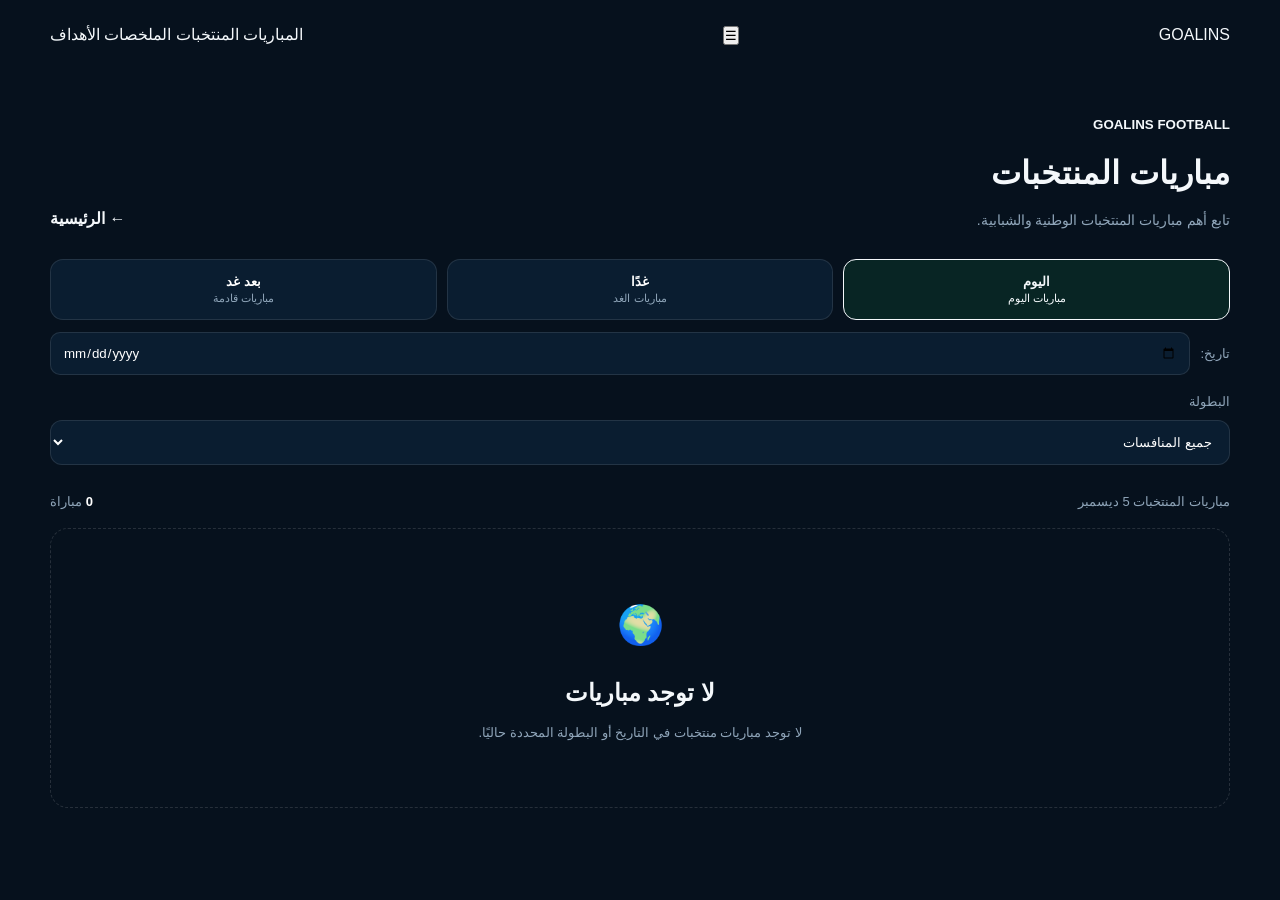
<file: national-teams.html>
<!DOCTYPE html>
<html lang="ar" dir="rtl">

<head>

    <meta charset="UTF-8">

    <meta name="viewport"
          content="width=device-width, initial-scale=1.0">

    <title>المنتخبات | GOALINS</title>

    <meta name="description"
          content="مباريات المنتخبات الوطنية القادمة والنتائج">

    <meta name="theme-color"
          content="#07111f">

    <link rel="stylesheet"
          href="style.css">


    <style>

        /* =====================================================
           GOALINS — NATIONAL TEAMS
           ===================================================== */

        .national-page {

            min-height: calc(100vh - 80px);

            padding: 40px 0 70px;

        }


        /* =====================================================
           PAGE HEADER
           ===================================================== */

        .page-head {

            display: flex;

            justify-content: space-between;

            align-items: flex-end;

            gap: 20px;

            margin-bottom: 25px;

        }


        .page-head small {

            color: var(--accent);

            font-weight: 800;

        }


        .page-head h1 {

            margin: 6px 0;

            font-size: 32px;

        }


        .page-head p {

            color: var(--muted);

            font-size: 14px;

        }


        .back-link {

            color: var(--accent);

            font-weight: 700;

            text-decoration: none;

        }


        /* =====================================================
           DATE BUTTONS
           ===================================================== */

        .date-buttons {

            display: grid;

            grid-template-columns:
                repeat(3, 1fr);

            gap: 10px;

            margin-bottom: 12px;

        }


        .date-btn {

            padding: 14px 10px;

            border-radius: 13px;

            border: 1px solid var(--border);

            background: var(--card);

            color: white;

            font-family: inherit;

            cursor: pointer;

            transition: .2s ease;

        }


        .date-btn:hover {

            background: var(--card-hover);

        }


        .date-btn strong {

            display: block;

        }


        .date-btn small {

            display: block;

            margin-top: 3px;

            color: var(--muted);

        }


        .date-btn.active {

            border-color: var(--accent);

            color: var(--accent);

            background:
                rgba(37,211,102,.10);

        }


        .date-btn.active small {

            color: var(--accent);

        }


        /* =====================================================
           DATE PICKER
           ===================================================== */

        .date-picker {

            display: flex;

            align-items: center;

            gap: 10px;

            margin-bottom: 15px;

        }


        .date-picker label {

            color: var(--muted);

            font-size: 13px;

        }


        .date-picker input {

            flex: 1;

            padding: 12px;

            border-radius: 10px;

            border:
                1px solid var(--border);

            background: var(--card);

            color: white;

            font-family: inherit;

        }


        .date-picker input:focus {

            outline: none;

            border-color: var(--accent);

        }


        /* =====================================================
           COMPETITION FILTER
           ===================================================== */

        .filter-box {

            margin-bottom: 25px;

        }


        .filter-box label {

            display: block;

            color: var(--muted);

            margin-bottom: 7px;

            font-size: 13px;

        }


        .filter-box select {

            width: 100%;

            padding: 13px;

            border-radius: 12px;

            border:
                1px solid var(--border);

            background: var(--card);

            color: white;

            font-family: inherit;

            cursor: pointer;

        }


        .filter-box select:focus {

            outline: none;

            border-color: var(--accent);

        }


        /* =====================================================
           RESULTS INFO
           ===================================================== */

        .results-info {

            display: flex;

            justify-content: space-between;

            color: var(--muted);

            margin-bottom: 14px;

            font-size: 13px;

        }


        .results-info strong {

            color: white;

        }


        /* =====================================================
           MATCHES LIST
           ===================================================== */

        .matches-list {

            display: flex;

            flex-direction: column;

            gap: 12px;

        }


        /* =====================================================
           LEAGUE BOX
           ===================================================== */

        .league-box {

            overflow: hidden;

            border:
                1px solid var(--border);

            border-radius: 17px;

            background: var(--card);

        }


        .league-head {

            display: flex;

            align-items: center;

            justify-content: space-between;

            gap: 10px;

            padding: 13px 15px;

            border-bottom:
                1px solid var(--border);

        }


        .league-title {

            display: flex;

            align-items: center;

            gap: 9px;

        }


        .league-head img {

            width: 30px;

            height: 30px;

            object-fit: contain;

        }


        .league-head strong {

            font-size: 14px;

        }


        .league-country {

            color: var(--muted);

            font-size: 11px;

        }


        /* =====================================================
           MATCH
           ===================================================== */

        .match {

            display: grid;

            grid-template-columns:
                1fr 90px 1fr;

            align-items: center;

            min-height: 108px;

            padding: 12px 15px;

            border-bottom:
                1px solid var(--border);

        }


        .match:last-child {

            border-bottom: 0;

        }


        /* =====================================================
           TEAM
           ===================================================== */

        .team {

            display: flex;

            align-items: center;

            gap: 9px;

            font-size: 13px;

            font-weight: 800;

        }


        .team.home {

            justify-content: flex-end;

            text-align: right;

        }


        .team.away {

            justify-content: flex-start;

            text-align: left;

        }


        .team img {

            width: 42px;

            height: 42px;

            object-fit: contain;

            flex-shrink: 0;

        }


        /* =====================================================
           CENTER
           ===================================================== */

        .center {

            text-align: center;

        }


        .time {

            color: var(--accent);

            font-size: 15px;

            font-weight: 900;

        }


        .score {

            font-size: 19px;

            font-weight: 900;

        }


        .status {

            margin-top: 4px;

            color: var(--muted);

            font-size: 10px;

        }


        .live {

            color: #ff5364;

        }


        /* =====================================================
           STATE
           ===================================================== */

        .state {

            min-height: 280px;

            display: flex;

            align-items: center;

            justify-content: center;

            flex-direction: column;

            text-align: center;

            border:
                1px dashed
                rgba(255,255,255,.13);

            border-radius: 18px;

            padding: 30px;

        }


        .state-icon {

            font-size: 38px;

            margin-bottom: 12px;

        }


        .state h2 {

            margin-bottom: 7px;

        }


        .state p {

            color: var(--muted);

            font-size: 13px;

            line-height: 1.8;

        }


        /* =====================================================
           LOADER
           ===================================================== */

        .loader {

            width: 38px;

            height: 38px;

            border-radius: 50%;

            border:
                3px solid
                rgba(255,255,255,.1);

            border-top-color:
                var(--accent);

            animation:
                spin .8s linear infinite;

            margin-bottom: 15px;

        }


        @keyframes spin {

            to {

                transform: rotate(360deg);

            }

        }


        /* =====================================================
           MOBILE
           ===================================================== */

        @media(max-width:650px) {

            .national-page {

                padding: 30px 0 60px;

            }


            .page-head {

                align-items: flex-start;

                flex-direction: column;

            }


            .page-head h1 {

                font-size: 28px;

            }


            .date-buttons {

                gap: 7px;

            }


            .date-btn {

                padding: 12px 5px;

                font-size: 12px;

            }


            .match {

                grid-template-columns:
                    1fr 60px 1fr;

                padding:
                    10px 7px;

            }


            .team {

                font-size: 10px;

                gap: 5px;

            }


            .team img {

                width: 33px;

                height: 33px;

            }


            .time {

                font-size: 12px;

            }


            .score {

                font-size: 16px;

            }


            .league-head {

                padding:
                    11px 12px;

            }

        }

    </style>

</head>


<body>


<!-- =====================================================
     HEADER
     ===================================================== -->

<header class="header">

    <div class="container header-inner">


        <a
            href="index.html"
            class="logo">

            <span>GOAL</span>INS

        </a>


        <button
            class="menu-btn"
            id="menuBtn"
            aria-label="القائمة"
            aria-expanded="false">

            ☰

        </button>


        <nav id="nav">

            <a href="matches.html">
                المباريات
            </a>

            <a href="national-teams.html">
                المنتخبات
            </a>

            <a href="highlights.html">
                الملخصات
            </a>

            <a href="goals.html">
                الأهداف
            </a>

        </nav>

    </div>

</header>



<!-- =====================================================
     MAIN
     ===================================================== -->

<main class="national-page">

    <div class="container">


        <!-- PAGE HEADER -->

        <div class="page-head">

            <div>

                <small>
                    GOALINS FOOTBALL
                </small>

                <h1>
                    مباريات المنتخبات
                </h1>

                <p>
                    تابع أهم مباريات المنتخبات
                    الوطنية والشبابية.
                </p>

            </div>


            <a
                href="index.html"
                class="back-link">

                ← الرئيسية

            </a>

        </div>



        <!-- =================================================
             DATE BUTTONS
             ================================================= -->

        <div class="date-buttons">


            <button
                class="date-btn active"
                data-offset="0">

                <strong>
                    اليوم
                </strong>

                <small>
                    مباريات اليوم
                </small>

            </button>


            <button
                class="date-btn"
                data-offset="1">

                <strong>
                    غدًا
                </strong>

                <small>
                    مباريات الغد
                </small>

            </button>


            <button
                class="date-btn"
                data-offset="2">

                <strong>
                    بعد غد
                </strong>

                <small>
                    مباريات قادمة
                </small>

            </button>


        </div>



        <!-- =================================================
             CUSTOM DATE
             ================================================= -->

        <div class="date-picker">

            <label for="date">
                تاريخ:
            </label>


            <input
                type="date"
                id="date">

        </div>



        <!-- =================================================
             COMPETITION
             ================================================= -->

        <div class="filter-box">

            <label for="competition">
                البطولة
            </label>


            <select id="competition">


                <option value="all">
                    جميع المنافسات
                </option>


                <option value="world">
                    كأس العالم
                </option>


                <option value="world-qualifiers">
                    تصفيات كأس العالم
                </option>


                <option value="euro">
                    كأس أمم أوروبا
                </option>


                <option value="afcon">
                    كأس أمم أفريقيا
                </option>


                <option value="nations">
                    دوري الأمم
                </option>


                <option value="copa">
                    كوبا أمريكا
                </option>


                <option value="asian">
                    كأس آسيا
                </option>


                <option value="friendly">
                    مباريات ودية
                </option>


            </select>

        </div>



        <!-- =================================================
             RESULTS INFO
             ================================================= -->

        <div class="results-info">


            <span id="dateText">
                مباريات المنتخبات اليوم
            </span>


            <span>

                <strong id="count">
                    0
                </strong>

                مباراة

            </span>


        </div>



        <!-- =================================================
             MATCHES
             ================================================= -->

        <div
            class="matches-list"
            id="matchesList">


            <div class="state">

                <div class="loader"></div>

                <h2>
                    جاري تحميل المباريات
                </h2>

                <p>
                    لحظات من فضلك...
                </p>

            </div>


        </div>


    </div>

</main>



<!-- =====================================================
     JAVASCRIPT
     ===================================================== -->

<script>


/* =====================================================
   ELEMENTS
   ===================================================== */

const list =
    document.getElementById(
        "matchesList"
    );


const count =
    document.getElementById(
        "count"
    );


const dateText =
    document.getElementById(
        "dateText"
    );


const dateInput =
    document.getElementById(
        "date"
    );


const competition =
    document.getElementById(
        "competition"
    );


const dateButtons =
    document.querySelectorAll(
        ".date-btn"
    );


/* =====================================================
   STATE
   ===================================================== */

let matches = [];

let selectedDate =
    localDate(0);

let selectedCompetition =
    "all";


/* =====================================================
   LOCAL DATE
   ===================================================== */

function localDate(offset = 0) {

    const date =
        new Date();


    date.setDate(
        date.getDate() + offset
    );


    const year =
        date.getFullYear();


    const month =
        String(
            date.getMonth() + 1
        ).padStart(2, "0");


    const day =
        String(
            date.getDate()
        ).padStart(2, "0");


    return (
        year +
        "-" +
        month +
        "-" +
        day
    );

}


/* =====================================================
   LOAD MATCHES
   ===================================================== */

async function loadMatches() {

    try {


        const response =
            await fetch(
                "data/matches.json?v=" +
                Date.now(),
                {
                    cache: "no-store"
                }
            );


        if (!response.ok) {

            throw new Error(
                "HTTP " +
                response.status
            );

        }


        const data =
            await response.json();


        /*
         * دعم أكثر من بنية
         */

        if (
            Array.isArray(data)
        ) {

            matches =
                data;

        }

        else if (
            Array.isArray(
                data.matches
            )
        ) {

            matches =
                data.matches;

        }

        else if (
            Array.isArray(
                data.response
            )
        ) {

            matches =
                data.response;

        }

        else {

            matches = [];

        }


        console.log(
            "GOALINS:",
            matches.length,
            "matches loaded"
        );


        render();


    }

    catch(error) {


        console.error(
            "GOALINS:",
            error
        );


        list.innerHTML = `

            <div class="state">

                <div class="state-icon">
                    ⚠️
                </div>

                <h2>
                    تعذر تحميل المباريات
                </h2>

                <p>
                    لم تتمكن الصفحة من قراءة
                    ملف المباريات.
                    <br><br>
                    data/matches.json
                </p>

            </div>

        `;

    }

}


/* =====================================================
   GET MATCH DATE
   ===================================================== */

function matchDate(match) {

    return String(

        match.date ||

        match.fixture?.date ||

        ""

    ).substring(0, 10);

}


/* =====================================================
   GET LEAGUE
   ===================================================== */

function league(match) {

    return (

        match.league ||

        match.competition ||

        {}

    );

}


/* =====================================================
   IMPORTANT:
   NATIONAL COMPETITIONS ONLY
   ===================================================== */

function isNational(match) {


    const l =
        league(match);


    const name =
        String(
            l.name || ""
        )
        .toLowerCase()
        .trim();


    /*
     * ================================================
     * أولاً:
     * استبعاد بطولات الأندية
     * ================================================
     */


    const clubCompetitionTerms = [

        "friendlies clubs",

        "club friendly",

        "club friendlies",

        "clubs friendlies",

        "club friendly matches"

    ];


    if (

        clubCompetitionTerms.some(
            term =>
                name.includes(term)
        )

    ) {

        return false;

    }


    /*
     * ================================================
     * مسابقات المنتخبات
     * ================================================
     */


    const nationalTerms = [

        /* كأس العالم */

        "world cup",

        "world cup qualification",

        "world cup qualifiers",

        /* أوروبا */

        "euro",

        "european championship",

        "european qualifiers",

        /* أفريقيا */

        "africa cup of nations",

        "afcon",

        /* دوري الأمم */

        "nations league",

        /* أمريكا */

        "copa america",

        "copa mundial",

        /* آسيا */

        "asian cup",

        "afc asian cup",

        /* أمريكا الشمالية */

        "gold cup",

        "concacaf",

        /* أوقيانوسيا */

        "oceania",

        /* مباريات المنتخبات الودية */

        "international friendly",

        "international friendlies",

        "friendlies"

    ];


    return nationalTerms.some(
        term =>
            name.includes(term)
    );

}


/* =====================================================
   COMPETITION FILTER
   ===================================================== */

function competitionOK(match) {


    if (
        selectedCompetition ===
        "all"
    ) {

        return true;

    }


    const name =
        String(
            league(match).name || ""
        )
        .toLowerCase();


    const map = {


        world: [

            "world cup"

        ],


        "world-qualifiers": [

            "world cup qualification",

            "world cup qualifiers"

        ],


        euro: [

            "euro",

            "european championship",

            "european qualifiers"

        ],


        afcon: [

            "africa cup of nations",

            "afcon"

        ],


        nations: [

            "nations league"

        ],


        copa: [

            "copa america",

            "copa mundial"

        ],


        asian: [

            "asian cup",

            "afc asian cup"

        ],


        friendly: [

            "international friendly",

            "international friendlies",

            "friendlies"

        ]

    };


    const terms =
        map[
            selectedCompetition
        ] || [];


    /*
     * Friendlies Clubs يجب أن تبقى
     * مستبعدة حتى عند اختيار الوديات.
     */


    if (

        name.includes(
            "friendlies clubs"
        ) ||

        name.includes(
            "club friendly"
        ) ||

        name.includes(
            "club friendlies"
        )

    ) {

        return false;

    }


    return terms.some(
        term =>
            name.includes(term)
    );

}


/* =====================================================
   HOME TEAM
   ===================================================== */

function homeTeam(match) {

    return (

        match.home ||

        match.teams?.home ||

        {}

    );

}


/* =====================================================
   AWAY TEAM
   ===================================================== */

function awayTeam(match) {

    return (

        match.away ||

        match.teams?.away ||

        {}

    );

}


/* =====================================================
   HOME GOALS
   ===================================================== */

function goalsHome(match) {

    return (

        match.goals?.home ??

        match.score?.fulltime?.home ??

        "-"

    );

}


/* =====================================================
   AWAY GOALS
   ===================================================== */

function goalsAway(match) {

    return (

        match.goals?.away ??

        match.score?.fulltime?.away ??

        "-"

    );

}


/* =====================================================
   STATUS
   ===================================================== */

function matchStatus(match) {

    return String(

        match.status ||

        match.fixture?.status?.short ||

        ""

    );

}


/* =====================================================
   TIME
   ===================================================== */

function matchTime(match) {


    const value =

        match.date ||

        match.fixture?.date;


    if (!value) {

        return "--:--";

    }


    const date =
        new Date(value);


    return date.toLocaleTimeString(

        "ar-DZ",

        {

            hour:
                "2-digit",

            minute:
                "2-digit",

            hour12:
                false

        }

    );

}


/* =====================================================
   RENDER
   ===================================================== */

function render() {


    let filtered =

        matches.filter(
            match =>
                matchDate(match) ===
                selectedDate
        );


    /*
     * المنتخبات فقط
     */

    filtered =

        filtered.filter(
            match =>
                isNational(match)
        );


    /*
     * البطولة
     */

    filtered =

        filtered.filter(
            match =>
                competitionOK(match)
        );


    /*
     * ترتيب الوقت
     */

    filtered.sort(

        (a, b) =>

            Number(
                a.timestamp ||
                a.fixture?.timestamp ||
                0
            )

            -

            Number(
                b.timestamp ||
                b.fixture?.timestamp ||
                0
            )

    );


    count.textContent =
        filtered.length;


    dateText.textContent =
        "مباريات المنتخبات " +
        formatDate(
            selectedDate
        );


    /*
     * لا توجد مباريات
     */

    if (
        filtered.length === 0
    ) {

        list.innerHTML = `

            <div class="state">

                <div class="state-icon">
                    🌍
                </div>

                <h2>
                    لا توجد مباريات
                </h2>

                <p>
                    لا توجد مباريات منتخبات
                    في التاريخ أو البطولة
                    المحددة حاليًا.
                </p>

            </div>

        `;

        return;

    }


    /*
     * تجميع البطولات
     */

    const groups = {};


    filtered.forEach(
        match => {


            const l =
                league(match);


            const key =

                l.id ||

                l.name ||

                "other";


            if (
                !groups[key]
            ) {

                groups[key] = {

                    league: l,

                    matches: []

                };

            }


            groups[key]
                .matches
                .push(match);

        }
    );


    /*
     * عرض البطولات
     */

    list.innerHTML =

        Object.values(groups)

            .map(
                group =>
                    createLeague(
                        group
                    )
            )

            .join("");

}


/* =====================================================
   CREATE LEAGUE
   ===================================================== */

function createLeague(group) {


    const l =
        group.league || {};


    const logo =

        l.logo

        ?

        `

            <img

                src="${safeURL(
                    l.logo
                )}"

                alt=""

                loading="lazy">

        `

        :

        "";


    return `

        <section
            class="league-box">


            <div
                class="league-head">


                <div
                    class="league-title">


                    ${logo}


                    <strong>

                        ${escapeHTML(

                            l.name ||

                            "منافسة دولية"

                        )}

                    </strong>


                </div>


                <span
                    class="league-country">

                    ${escapeHTML(

                        l.country ||

                        ""

                    )}

                </span>


            </div>


            ${

                group.matches

                    .map(
                        createMatch
                    )

                    .join("")

            }


        </section>

    `;

}


/* =====================================================
   CREATE MATCH
   ===================================================== */

function createMatch(match) {


    const home =
        homeTeam(match);


    const away =
        awayTeam(match);


    const status =
        matchStatus(match);


    const liveStatuses = [

        "1H",

        "2H",

        "HT",

        "ET",

        "P",

        "LIVE"

    ];


    const finishedStatuses = [

        "FT",

        "AET",

        "PEN"

    ];


    const isLive =
        liveStatuses.includes(
            status
        );


    const finished =
        finishedStatuses.includes(
            status
        );


    let center;


    /*
     * انتهت
     */

    if (finished) {


        center = `

            <div class="score">

                ${goalsHome(match)}

                -

                ${goalsAway(match)}

            </div>


            <div class="status">

                انتهت

            </div>

        `;

    }


    /*
     * مباشر
     */

    else if (isLive) {


        center = `

            <div
                class="score live">

                🔴

                ${goalsHome(match)}

                -

                ${goalsAway(match)}

            </div>


            <div
                class="status live">

                مباشر

            </div>

        `;

    }


    /*
     * لم تبدأ
     */

    else {


        center = `

            <div class="time">

                ${matchTime(match)}

            </div>


            <div class="status">

                لم تبدأ

            </div>

        `;

    }


    return `

        <div class="match">


            <!-- HOME -->

            <div
                class="team home">


                <span>

                    ${escapeHTML(

                        home.name ||

                        "المنتخب"

                    )}

                </span>


                ${

                    home.logo

                    ?

                    `

                        <img

                            src="${safeURL(
                                home.logo
                            )}"

                            alt=""

                            loading="lazy">

                    `

                    :

                    ""

                }


            </div>



            <!-- CENTER -->

            <div class="center">

                ${center}

            </div>



            <!-- AWAY -->

            <div
                class="team away">


                ${

                    away.logo

                    ?

                    `

                        <img

                            src="${safeURL(
                                away.logo
                            )}"

                            alt=""

                            loading="lazy">

                    `

                    :

                    ""

                }


                <span>

                    ${escapeHTML(

                        away.name ||

                        "المنتخب"

                    )}

                </span>


            </div>


        </div>

    `;

}


/* =====================================================
   DATE FORMAT
   ===================================================== */

function formatDate(value) {


    const date =

        new Date(
            value +
            "T12:00:00"
        );


    return date.toLocaleDateString(

        "ar-DZ",

        {

            day:
                "numeric",

            month:
                "long"

        }

    );

}


/* =====================================================
   SAFE URL
   ===================================================== */

function safeURL(url) {


    try {


        const u =

            new URL(

                url,

                document.baseURI

            );


        if (

            u.protocol !==
                "http:" &&

            u.protocol !==
                "https:"

        ) {

            return "";

        }


        return u.href;


    }

    catch {

        return "";

    }

}


/* =====================================================
   ESCAPE HTML
   ===================================================== */

function escapeHTML(value) {


    return String(value)

        .replaceAll(
            "&",
            "&amp;"
        )

        .replaceAll(
            "<",
            "&lt;"
        )

        .replaceAll(
            ">",
            "&gt;"
        )

        .replaceAll(
            '"',
            "&quot;"
        )

        .replaceAll(
            "'",
            "&#039;"
        );

}


/* =====================================================
   DATE BUTTONS
   ===================================================== */

dateButtons.forEach(

    button => {


        button.addEventListener(

            "click",

            () => {


                dateButtons.forEach(

                    btn =>
                        btn.classList
                            .remove(
                                "active"
                            )

                );


                button.classList.add(
                    "active"
                );


                selectedDate =

                    localDate(

                        Number(
                            button
                                .dataset
                                .offset
                        )

                    );


                dateInput.value = "";


                render();

            }

        );

    }

);


/* =====================================================
   CUSTOM DATE
   ===================================================== */

dateInput.addEventListener(

    "change",

    () => {


        if (
            !dateInput.value
        ) {

            return;

        }


        dateButtons.forEach(

            btn =>
                btn.classList
                    .remove(
                        "active"
                    )

        );


        selectedDate =
            dateInput.value;


        render();

    }

);


/* =====================================================
   COMPETITION
   ===================================================== */

competition.addEventListener(

    "change",

    () => {


        selectedCompetition =

            competition.value;


        render();

    }

);


/* =====================================================
   MOBILE MENU
   ===================================================== */

const menuBtn =
    document.getElementById(
        "menuBtn"
    );


const nav =
    document.getElementById(
        "nav"
    );


if (
    menuBtn &&
    nav
) {


    menuBtn.addEventListener(

        "click",

        () => {


            const open =

                nav.classList.toggle(
                    "active"
                );


            menuBtn.setAttribute(

                "aria-expanded",

                open
                    ? "true"
                    : "false"

            );

        }

    );


}


/* =====================================================
   START
   ===================================================== */

loadMatches();


</script>


</body>

</html>
</file>
<file: style.css>
/* =========================================================
   GOALINS — PROFESSIONAL FOOTBALL DESIGN
========================================================= */

:root {

    --bg:
        #06111d;

    --bg-soft:
        #081827;

    --card:
        #0a1d30;

    --card-light:
        #0d2439;

    --green:
        #00e676;

    --green-dark:
        #00bd61;

    --white:
        #ffffff;

    --text:
        #f4f8fb;

    --muted:
        #8fa5b9;

    --border:
        rgba(255,255,255,.10);

    --container:
        1180px;

}


/* =========================================================
   RESET
========================================================= */

* {

    margin: 0;

    padding: 0;

    box-sizing: border-box;

}


html {

    scroll-behavior:
        smooth;

}


body {

    background:
        var(--bg);

    color:
        var(--text);

    font-family:
        "Cairo",
        "Tajawal",
        "Noto Kufi Arabic",
        Tahoma,
        Arial,
        sans-serif;

    line-height:
        1.8;

    overflow-x:
        hidden;

}


a {

    color:
        inherit;

    text-decoration:
        none;

}


button {

    font-family:
        inherit;

}


.container {

    width:
        min(
            calc(100% - 40px),
            var(--container)
        );

    margin:
        auto;

}


/* =========================================================
   HEADER
========================================================= */

.site-header {

    position:
        relative;

    z-index:
        1000;

    background:
        rgba(4,14,25,.92);

    border-bottom:
        1px solid var(--border);

    backdrop-filter:
        blur(18px);

}


.header-inner {

    min-height:
        70px;

    display:
        flex;

    align-items:
        center;

    justify-content:
        space-between;

}


.brand {

    font-size:
        25px;

    font-weight:
        1000;

    letter-spacing:
        -1px;

}


.brand span {

    color:
        var(--green);

}


.desktop-nav {

    display:
        flex;

    align-items:
        center;

    gap:
        34px;

}


.desktop-nav a {

    color:
        #d7e0e8;

    font-size:
        14px;

    font-weight:
        700;

    transition:
        .25s;

}


.desktop-nav a:hover {

    color:
        var(--green);

}


.header-actions {

    display:
        flex;

    align-items:
        center;

    gap:
        8px;

}


.icon-button,
.mobile-menu-button {

    width:
        40px;

    height:
        40px;

    border:
        1px solid var(--border);

    background:
        transparent;

    color:
        white;

    border-radius:
        11px;

    cursor:
        pointer;

    font-size:
        21px;

    display:
        flex;

    align-items:
        center;

    justify-content:
        center;

}


.icon-button:hover,
.mobile-menu-button:hover {

    border-color:
        var(--green);

    color:
        var(--green);

}


.mobile-menu-button {

    display:
        none;

}


.mobile-nav {

    display:
        none;

}


/* =========================================================
   HERO
========================================================= */

.hero {

    position:
        relative;

    min-height:
        570px;

    overflow:
        hidden;

    border-bottom:
        1px solid var(--border);

    background:
        radial-gradient(
            circle at 15% 55%,
            rgba(0,230,118,.18),
            transparent 35%
        ),
        radial-gradient(
            circle at 85% 35%,
            rgba(0,100,255,.12),
            transparent 30%
        ),
        linear-gradient(
            135deg,
            #06111d,
            #071c2d 55%,
            #04101c
        );

}


.hero-background {

    position:
        absolute;

    inset:
        0;

    pointer-events:
        none;

}


.glow {

    position:
        absolute;

    border-radius:
        50%;

    filter:
        blur(70px);

}


.glow-one {

    width:
        320px;

    height:
        320px;

    background:
        rgba(0,230,118,.10);

    left:
        3%;

    bottom:
        -100px;

}


.glow-two {

    width:
        300px;

    height:
        300px;

    background:
        rgba(0,130,255,.08);

    right:
        15%;

    top:
        -120px;

}


.stadium-lines {

    position:
        absolute;

    inset:
        0;

    opacity:
        .15;

    background:
        repeating-linear-gradient(
            90deg,
            transparent 0,
            transparent 100px,
            rgba(255,255,255,.05) 101px,
            transparent 102px
        );

}


.hero-container {

    min-height:
        570px;

    display:
        flex;

    align-items:
        center;

    justify-content:
        space-between;

    position:
        relative;

}


.hero-content {

    width:
        58%;

}


.hero-badge {

    display:
        inline-flex;

    align-items:
        center;

    gap:
        8px;

    padding:
        7px 15px;

    border:
        1px solid rgba(0,230,118,.35);

    background:
        rgba(0,230,118,.06);

    border-radius:
        50px;

    color:
        var(--green);

    font-size:
        13px;

    font-weight:
        800;

    margin-bottom:
        20px;

}


.hero-badge i {

    width:
        6px;

    height:
        6px;

    border-radius:
        50%;

    background:
        var(--green);

    box-shadow:
        0 0 12px var(--green);

}


.hero h1 {

    font-size:
        clamp(44px, 6vw, 76px);

    line-height:
        1.15;

    letter-spacing:
        -2px;

    font-weight:
        900;

}


.hero h1 strong {

    display:
        block;

    color:
        var(--green);

    font-weight:
        1000;

}


.hero p {

    margin-top:
        22px;

    color:
        var(--muted);

    font-size:
        17px;

    max-width:
        600px;

}


.hero-buttons {

    display:
        flex;

    gap:
        12px;

    margin-top:
        30px;

    flex-wrap:
        wrap;

}


.primary-button,
.secondary-button {

    min-height:
        56px;

    padding:
        0 24px;

    border-radius:
        15px;

    display:
        inline-flex;

    align-items:
        center;

    justify-content:
        center;

    gap:
        14px;

    font-weight:
        900;

    transition:
        .25s;

}


.primary-button {

    background:
        var(--green);

    color:
        #03130c;

    box-shadow:
        0 10px 35px rgba(0,230,118,.18);

}


.primary-button:hover {

    transform:
        translateY(-3px);

    box-shadow:
        0 15px 45px rgba(0,230,118,.28);

}


.secondary-button {

    border:
        1px solid var(--border);

    background:
        rgba(255,255,255,.04);

    color:
        white;

}


.secondary-button:hover {

    border-color:
        var(--green);

    color:
        var(--green);

}


.hero-stats {

    display:
        flex;

    gap:
        35px;

    margin-top:
        42px;

}


.hero-stats div {

    display:
        flex;

    flex-direction:
        column;

}


.hero-stats strong {

    color:
        white;

    font-size:
        18px;

}


.hero-stats span {

    color:
        var(--muted);

    font-size:
        11px;

}


.hero-ball {

    width:
        38%;

    display:
        flex;

    align-items:
        center;

    justify-content:
        center;

}


.ball-circle {

    width:
        280px;

    height:
        280px;

    border-radius:
        50%;

    display:
        flex;

    align-items:
        center;

    justify-content:
        center;

    font-size:
        135px;

    background:
        radial-gradient(
            circle at 35% 30%,
            rgba(255,255,255,.12),
            rgba(0,0,0,.20)
        );

    border:
        1px solid rgba(255,255,255,.10);

    box-shadow:
        0 0 100px rgba(0,230,118,.10);

    filter:
        drop-shadow(
            0 30px 40px rgba(0,0,0,.35)
        );

}


/* =========================================================
   SECTIONS
========================================================= */

.section {

    padding:
        85px 0;

}


.section-heading {

    margin-bottom:
        35px;

}


.section-heading.centered {

    text-align:
        center;

}


.section-heading > span {

    color:
        var(--green);

    font-size:
        13px;

    font-weight:
        900;

    letter-spacing:
        1px;

}


.section-heading h2 {

    margin-top:
        5px;

    font-size:
        clamp(28px,4vw,40px);

    line-height:
        1.3;

}


.heading-line {

    width:
        70px;

    height:
        3px;

    margin:
        14px auto 0;

    background:
        var(--green);

    border-radius:
        20px;

    box-shadow:
        0 0 15px rgba(0,230,118,.35);

}


/* =========================================================
   CATEGORY CARDS
========================================================= */

.category-grid {

    display:
        grid;

    grid-template-columns:
        repeat(5, 1fr);

    gap:
        16px;

}


.category-card {

    min-height:
        285px;

    padding:
        25px 20px;

    border:
        1px solid var(--border);

    border-radius:
        18px;

    background:
        linear-gradient(
            145deg,
            rgba(11,35,55,.95),
            rgba(7,24,39,.95)
        );

    display:
        flex;

    flex-direction:
        column;

    position:
        relative;

    overflow:
        hidden;

    transition:
        .3s;

}


.category-card::before {

    content:
        "";

    position:
        absolute;

    width:
        120px;

    height:
        120px;

    border-radius:
        50%;

    background:
        rgba(0,230,118,.08);

    filter:
        blur(25px);

    top:
        -50px;

    right:
        -40px;

}


.category-card:hover {

    transform:
        translateY(-7px);

    border-color:
        rgba(0,230,118,.55);

}


.category-card.featured {

    border-color:
        var(--green);

    box-shadow:
        0 0 30px rgba(0,230,118,.07);

}


.category-icon {

    width:
        62px;

    height:
        62px;

    border-radius:
        17px;

    display:
        flex;

    align-items:
        center;

    justify-content:
        center;

    font-size:
        30px;

    background:
        rgba(0,230,118,.08);

    border:
        1px solid rgba(0,230,118,.18);

    margin-bottom:
        25px;

}


.category-card h3 {

    font-size:
        18px;

    margin-bottom:
        9px;

}


.category-card p {

    color:
        var(--muted);

    font-size:
        13px;

    line-height:
        1.9;

}


.card-arrow {

    margin-top:
        auto;

    color:
        var(--green);

    font-size:
        25px;

    font-weight:
        900;

}


/* =========================================================
   FEATURE GRID
========================================================= */

.feature-grid {

    display:
        grid;

    grid-template-columns:
        1fr 1fr;

    gap:
        16px;

}


.feature-card {

    min-height:
        205px;

    padding:
        25px;

    border:
        1px solid var(--border);

    border-radius:
        18px;

    background:
        var(--card);

    display:
        flex;

    align-items:
        center;

    justify-content:
        space-between;

    gap:
        20px;

    overflow:
        hidden;

    transition:
        .3s;

}


.feature-card:hover {

    transform:
        translateY(-4px);

    border-color:
        rgba(0,230,118,.35);

}


.feature-text {

    flex:
        1;

}


.feature-label {

    color:
        var(--green);

    font-size:
        12px;

    font-weight:
        900;

}


.feature-card h3 {

    font-size:
        23px;

    margin:
        3px 0 7px;

}


.feature-card p {

    color:
        var(--muted);

    font-size:
        13px;

    max-width:
        380px;

}


.feature-link {

    display:
        inline-block;

    margin-top:
        15px;

    color:
        var(--green);

    font-size:
        13px;

    font-weight:
        900;

}


.feature-visual {

    width:
        190px;

    height:
        145px;

    flex-shrink:
        0;

    border-radius:
        14px;

    display:
        flex;

    align-items:
        center;

    justify-content:
        center;

    font-size:
        70px;

    background:
        radial-gradient(
            circle,
            rgba(0,230,118,.17),
            rgba(0,230,118,.02)
        );

    border:
        1px solid rgba(0,230,118,.10);

}


.video-visual {

    font-size:
        55px;

}


.goal-visual {

    font-size:
        60px;

}


/* =========================================================
   CTA
========================================================= */

.cta-section {

    padding:
        20px 0 85px;

}


.cta-box {

    padding:
        38px 45px;

    border:
        1px solid rgba(0,230,118,.25);

    border-radius:
        22px;

    background:
        linear-gradient(
            110deg,
            rgba(0,230,118,.08),
            rgba(7,28,45,.95)
        );

    display:
        flex;

    align-items:
        center;

    justify-content:
        space-between;

    gap:
        30px;

}


.cta-box > div > span {

    color:
        var(--green);

    font-weight:
        900;

    font-size:
        13px;

}


.cta-box h2 {

    font-size:
        30px;

    margin:
        3px 0;

}


.cta-box p {

    color:
        var(--muted);

    font-size:
        13px;

}


/* =========================================================
   FOOTER
========================================================= */

.footer {

    background:
        #04101b;

    border-top:
        1px solid var(--border);

}


.footer-grid {

    padding:
        65px 0;

    display:
        grid;

    grid-template-columns:
        1.4fr 1fr 1fr 1.4fr;

    gap:
        45px;

}


.footer-logo {

    font-size:
        28px;

    font-weight:
        1000;

}


.footer-logo span {

    color:
        var(--green);

}


.footer-brand p {

    color:
        var(--muted);

    font-size:
        13px;

    margin-top:
        5px;

}


.footer-column {

    display:
        flex;

    flex-direction:
        column;

    align-items:
        flex-start;

    gap:
        7px;

}


.footer-column h3 {

    font-size:
        15px;

    margin-bottom:
        10px;

}


.footer-column a {

    color:
        var(--muted);

    font-size:
        12px;

    transition:
        .2s;

}


.footer-column a:hover {

    color:
        var(--green);

}


.footer-column p {

    color:
        var(--muted);

    font-size:
        12px;

    line-height:
        1.9;

}


.socials {

    display:
        flex;

    gap:
        9px;

    margin-top:
        18px;

}


.socials a {

    width:
        38px;

    height:
        38px;

    display:
        flex;

    align-items:
        center;

    justify-content:
        center;

    border:
        1px solid var(--border);

    background:
        rgba(255,255,255,.04);

    color:
        white;

    border-radius:
        50%;

    font-size:
        13px;

    font-weight:
        900;

}


.socials a:hover {

    color:
        #03130c;

    background:
        var(--green);

    border-color:
        var(--green);

}


.footer-bottom {

    border-top:
        1px solid var(--border);

    padding:
        18px 0;

    color:
        #71869a;

    font-size:
        11px;

    text-align:
        center;

}


/* =========================================================
   MOBILE
========================================================= */

@media(max-width:950px) {

    .desktop-nav {

        gap:
            15px;

    }


    .category-grid {

        grid-template-columns:
            repeat(3, 1fr);

    }


    .hero-ball {

        opacity:
            .45;

    }

}


@media(max-width:700px) {

    .container {

        width:
            min(
                calc(100% - 28px),
                var(--container)
            );

    }


    .desktop-nav,
    .header-actions .icon-button {

        display:
            none;

    }


    .mobile-menu-button {

        display:
            flex;

    }


    .mobile-nav {

        display:
            flex;

        flex-direction:
            column;

        max-height:
            0;

        overflow:
            hidden;

        background:
            #061522;

        transition:
            max-height .3s ease;

    }


    .mobile-nav.open {

        max-height:
            400px;

        border-top:
            1px solid var(--border);

    }


    .mobile-nav a {

        padding:
            15px 20px;

        border-bottom:
            1px solid var(--border);

        color:
            #dce5ec;

        font-size:
            14px;

        font-weight:
            800;

    }


    .mobile-nav a:hover {

        color:
            var(--green);

    }


    .hero {

        min-height:
            620px;

    }


    .hero-container {

        min-height:
            620px;

    }


    .hero-content {

        width:
            100%;

        position:
            relative;

        z-index:
            2;

    }


    .hero-ball {

        position:
            absolute;

        width:
            100%;

        right:
            0;

        top:
            120px;

        opacity:
            .13;

    }


    .hero h1 {

        font-size:
            48px;

    }


    .hero p {

        font-size:
            14px;

    }


    .hero-stats {

        gap:
            18px;

        margin-top:
            30px;

    }


    .hero-stats span {

        font-size:
            9px;

    }


    .section {

        padding:
            65px 0;

    }


    .category-grid {

        grid-template-columns:
            1fr 1fr;

    }


    .category-card {

        min-height:
            250px;

    }


    .feature-grid {

        grid-template-columns:
            1fr;

    }


    .feature-card {

        min-height:
            180px;

    }


    .feature-visual {

        width:
            120px;

        height:
            110px;

        font-size:
            45px;

    }


    .cta-box {

        flex-direction:
            column;

        align-items:
            flex-start;

        padding:
            30px;

    }


    .footer-grid {

        grid-template-columns:
            1fr 1fr;

        gap:
            35px;

    }

}


@media(max-width:450px) {

    .category-grid {

        grid-template-columns:
            1fr;

    }


    .category-card {

        min-height:
            220px;

    }


    .hero h1 {

        font-size:
            41px;

        letter-spacing:
            -1px;

    }


    .hero-buttons {

        flex-direction:
            column;

    }


    .primary-button,
    .secondary-button {

        width:
            100%;

    }


    .hero-stats {

        justify-content:
            space-between;

    }


    .feature-card {

        padding:
            18px;

    }


    .feature-card h3 {

        font-size:
            19px;

    }


    .feature-visual {

        display:
            none;

    }


    .footer-grid {

        grid-template-columns:
            1fr;

    }

}
</file>
